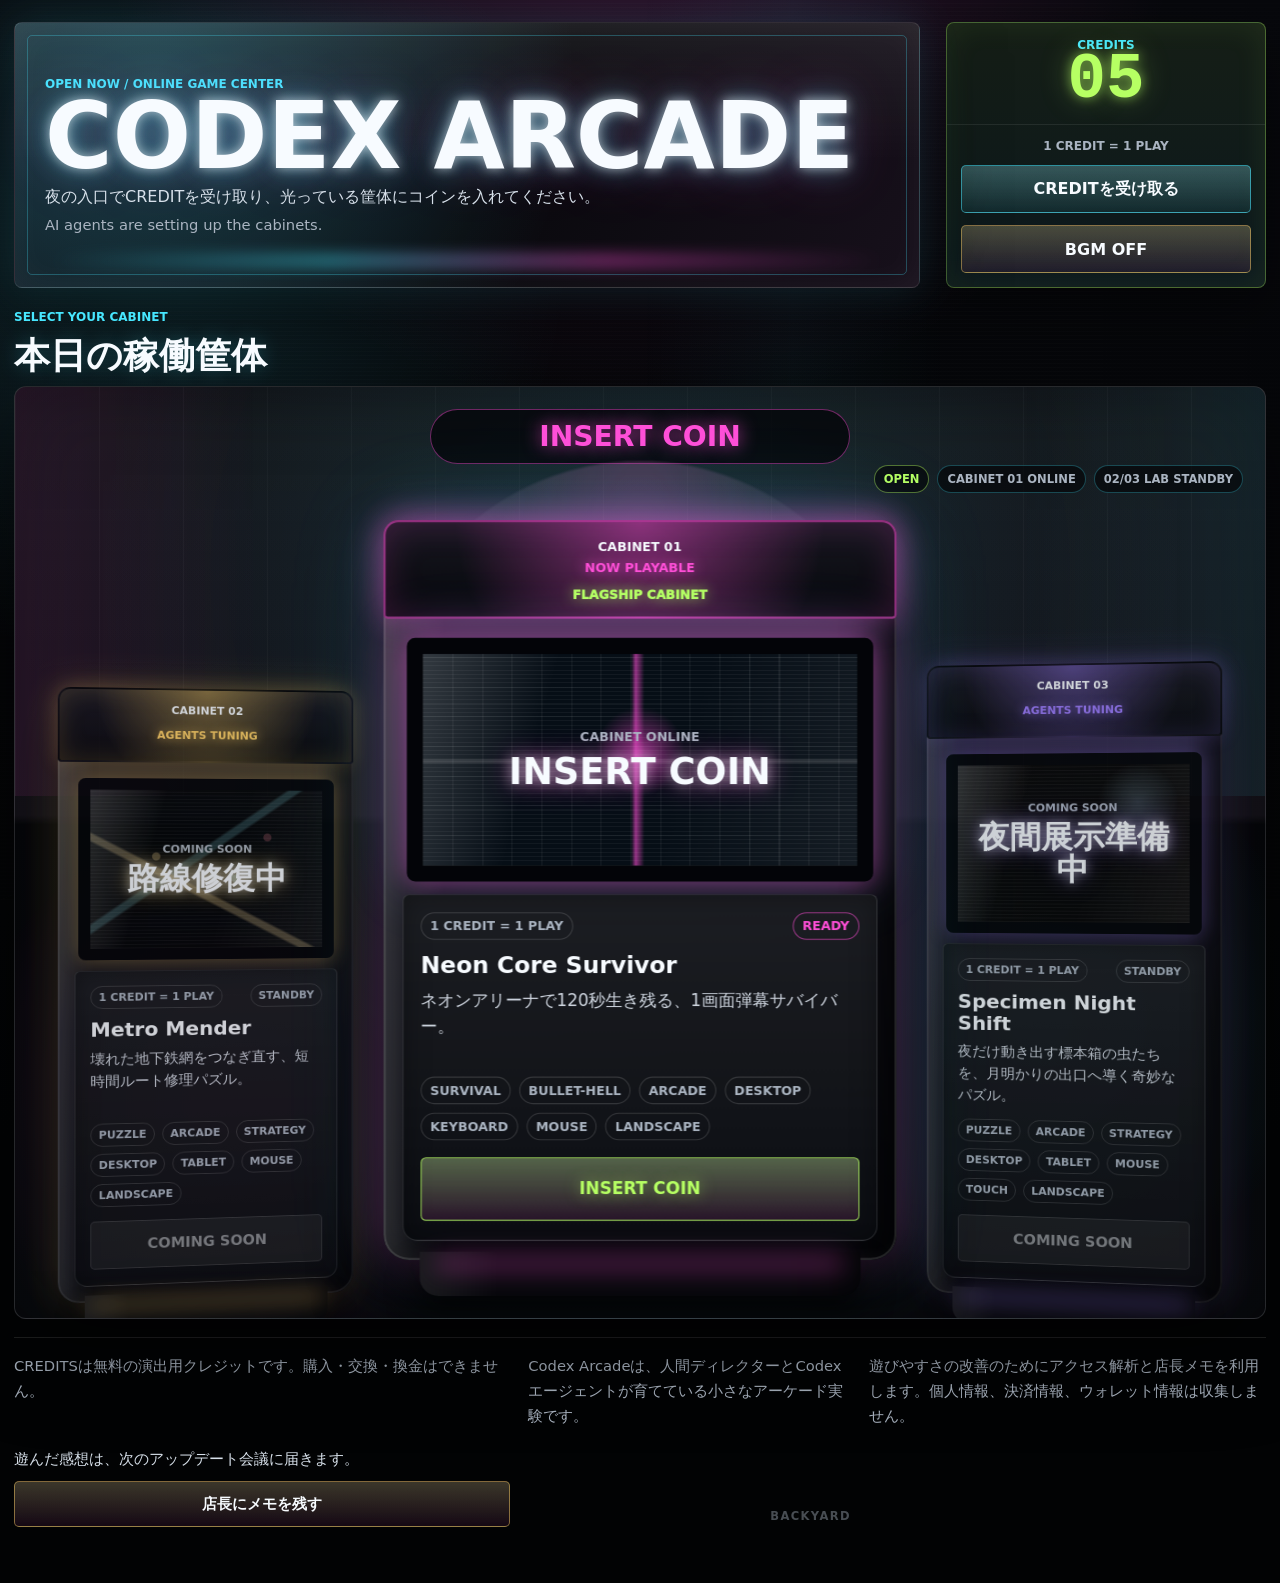
<file: index.html>
<!doctype html>
<html lang="ja">
  <head>
    <meta charset="utf-8">
    <meta name="viewport" content="width=device-width, initial-scale=1">
    <title>Codex Arcade</title>
    <meta
      name="description"
      content="Codex Arcadeは、小さなWebゲームが並ぶオンラインゲーセンです。"
    >
    <link rel="stylesheet" href="styles.css?v=0.1.1-parent-a">
  </head>
  <body>
    <div class="ambient-layer" aria-hidden="true">
      <div class="light-sweep"></div>
      <div class="coin-sparks"></div>
      <div id="coinToast" class="coin-toast">CREDIT READY</div>
    </div>

    <div class="arcade-shell">
      <header class="arcade-header">
        <div class="sign-block" aria-label="Arcade sign">
          <p class="eyebrow">OPEN NOW / ONLINE GAME CENTER</p>
          <h1>Codex Arcade</h1>
          <p class="intro">
            夜の入口でCREDITを受け取り、光っている筐体にコインを入れてください。
          </p>
          <p class="agent-note">AI agents are setting up the cabinets.</p>
        </div>

        <section class="credit-panel" aria-label="Arcade credits">
          <div class="credit-display">
            <span>CREDITS</span>
            <strong id="creditCount">--</strong>
          </div>
          <div class="credit-rules">
            <span>1 CREDIT = 1 PLAY</span>
            <button id="freeCoinButton" type="button">CREDITを受け取る</button>
            <button id="soundButton" class="sound-button" type="button" aria-pressed="false">BGM OFF</button>
          </div>
        </section>
      </header>

      <main>
        <section class="cabinet-section" aria-labelledby="cabinetHeading">
          <div class="section-heading">
            <p class="eyebrow">SELECT YOUR CABINET</p>
            <h2 id="cabinetHeading">本日の稼働筐体</h2>
          </div>

          <div class="arcade-room" aria-label="Cabinet floor">
            <div class="wall-sign">INSERT COIN</div>
            <div class="room-status" aria-hidden="true">
              <span>OPEN</span>
              <span>CABINET 01 ONLINE</span>
              <span>02/03 LAB STANDBY</span>
            </div>
            <div id="cabinetGrid" class="cabinet-row" aria-live="polite"></div>
            <div class="floor-grid" aria-hidden="true"></div>
          </div>
        </section>

        <section class="arcade-note" aria-label="Credit policy">
          <p>
            CREDITSは無料の演出用クレジットです。購入・交換・換金はできません。
          </p>
          <p>
            Codex Arcadeは、人間ディレクターとCodexエージェントが育てている小さなアーケード実験です。
          </p>
          <p>
            遊びやすさの改善のためにアクセス解析と店長メモを利用します。個人情報、決済情報、ウォレット情報は収集しません。
          </p>
          <div class="manager-memo-callout">
            <span>遊んだ感想は、次のアップデート会議に届きます。</span>
            <button id="openMemoButton" type="button">店長にメモを残す</button>
          </div>
          <a id="backyardLink" class="backyard-link" href="backyard.html">BACKYARD</a>
        </section>
      </main>
    </div>

    <section id="managerMemoDialog" class="memo-dialog" aria-hidden="true" aria-labelledby="memoTitle">
      <div class="memo-backdrop" data-close-memo></div>
      <form id="managerMemoForm" class="memo-card">
        <div class="memo-header">
          <p class="eyebrow">MANAGER MEMO</p>
          <button class="memo-close" type="button" aria-label="店長メモを閉じる" data-close-memo>×</button>
        </div>
        <h2 id="memoTitle">店長にメモを残す</h2>
        <p class="memo-lead">
          ひとことでも大丈夫です。店長メモは、本部とCabinet Studioの改善会議に送られます。
        </p>

        <label>
          遊んだ場所
          <select name="cabinet" required>
            <option value="cabinet-01">Cabinet 01 / Neon Core Survivor</option>
            <option value="cabinet-02">Cabinet 02 / Metro Mender</option>
            <option value="cabinet-03">Cabinet 03 / Specimen Night Shift</option>
            <option value="arcade">Codex Arcade全体</option>
          </select>
        </label>

        <label>
          また遊びたい？
          <select name="replay_intent" required>
            <option value="again">また遊びたい</option>
            <option value="maybe">まあまあ</option>
            <option value="not_yet">今はまだ微妙</option>
          </select>
        </label>

        <label>
          遊び方は分かった？
          <select name="clarity" required>
            <option value="clear">分かった</option>
            <option value="somewhat">ちょっと迷った</option>
            <option value="unclear">分からなかった</option>
          </select>
        </label>

        <label>
          店長へのメモ
          <textarea name="message" rows="5" maxlength="800" placeholder="例: Cabinet 01が普通に楽しかった。BGMはもう少しゲーセンっぽいと嬉しい。" required></textarea>
        </label>

        <p class="memo-policy">
          個人情報は書かないでください。CREDITSは無料演出で、購入・交換・換金はできません。
        </p>

        <div class="memo-actions">
          <button class="memo-submit" type="submit">メモを置いていく</button>
          <button class="memo-secondary" type="button" data-close-memo>やめる</button>
        </div>

        <p id="memoStatus" class="memo-status" role="status"></p>
      </form>
    </section>

    <template id="cabinetCardTemplate">
      <article class="cabinet">
        <div class="cabinet-marquee">
          <span class="cabinet-number"></span>
          <span class="cabinet-status"></span>
        </div>

        <div class="cabinet-screen">
          <div class="screen-art" aria-hidden="true"></div>
          <div class="screen-overlay">
            <span class="screen-state"></span>
            <strong></strong>
          </div>
        </div>

        <div class="cabinet-control">
          <div class="cabinet-meta">
            <span class="cabinet-cost"></span>
            <span class="cabinet-signal"></span>
          </div>
          <h3></h3>
          <p class="cabinet-description"></p>
          <div class="tag-row"></div>
          <button class="play-button" type="button"></button>
        </div>
      </article>
    </template>

    <script src="arcade.js?v=0.1.1-audio-a" defer></script>
  </body>
</html>
</file>
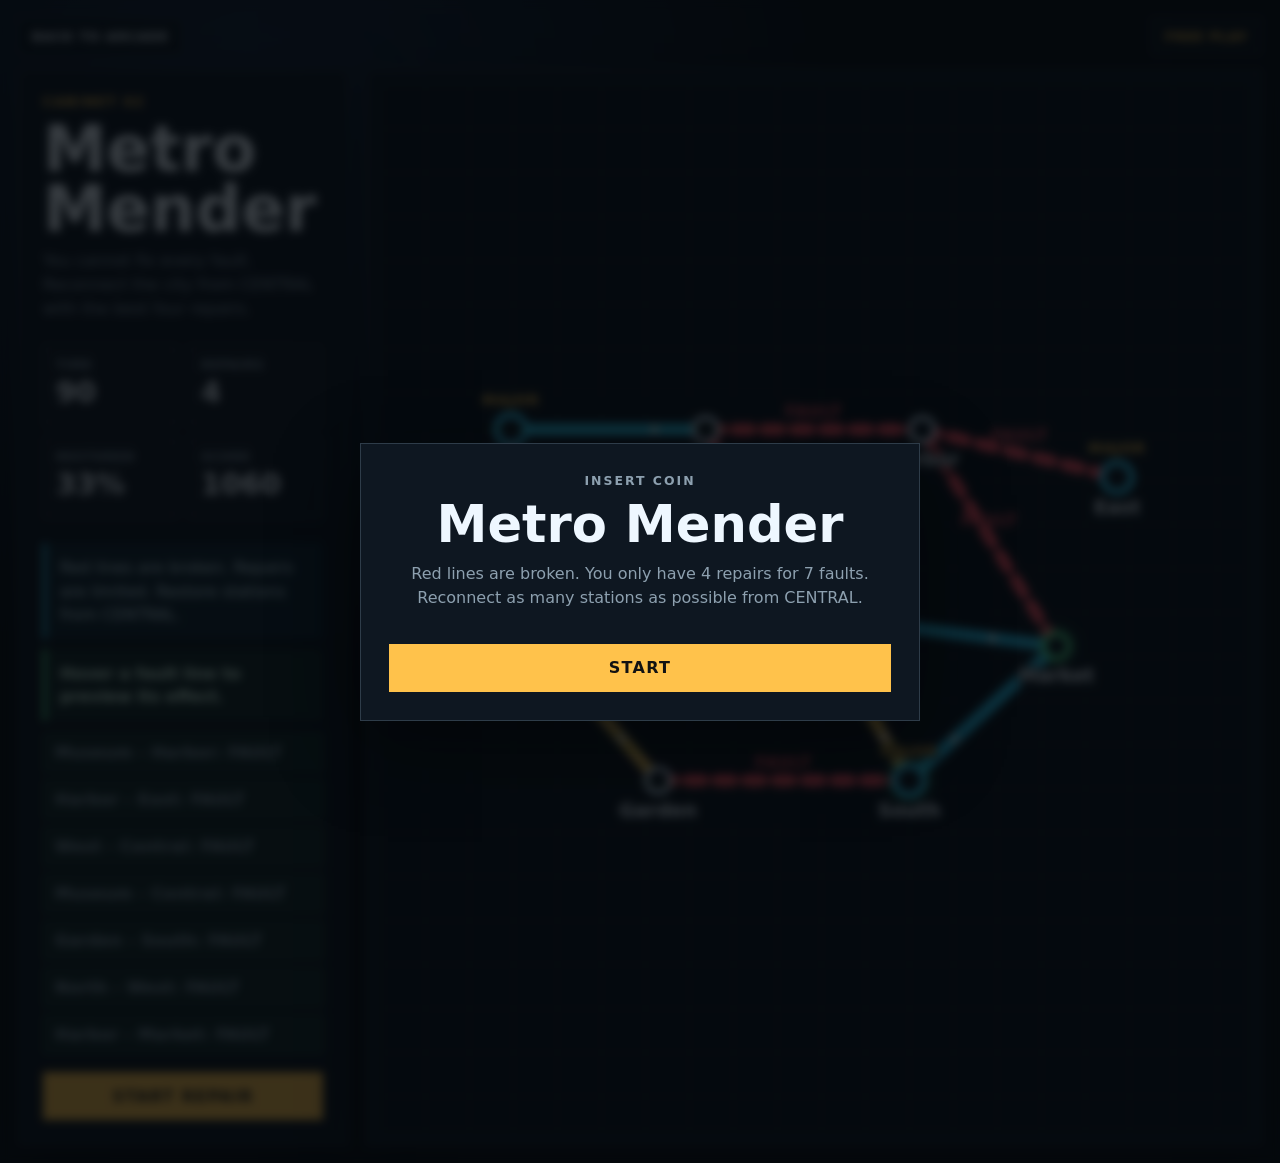
<file: games/metro-mender/index.html>
<!doctype html>
<html lang="en">
  <head>
    <meta charset="utf-8">
    <meta name="viewport" content="width=device-width, initial-scale=1">
    <title>Metro Mender</title>
    <link rel="stylesheet" href="styles.v0.2.7.css">
  </head>
  <body>
    <main class="cabinet" aria-labelledby="game-title">
      <header class="topbar">
        <a class="back-link" href="../../index.html?returned_from=metro-mender">BACK TO ARCADE</a>
        <div class="credit-pill" id="credit-pill">STANDALONE</div>
      </header>

      <section class="game-shell">
        <aside class="status-panel" aria-label="Game status">
          <p class="eyebrow">Cabinet 02</p>
          <h1 id="game-title">Metro Mender</h1>
          <p class="tagline">You cannot fix every fault. Reconnect the city from CENTRAL with the best four repairs.</p>

          <div class="meter-grid">
            <div class="meter">
              <span>Time</span>
              <strong id="time-readout">90</strong>
            </div>
            <div class="meter">
              <span>Repairs</span>
              <strong id="repairs-readout">4</strong>
            </div>
            <div class="meter">
              <span>Restored</span>
              <strong id="restored-readout">0%</strong>
            </div>
            <div class="meter">
              <span>Score</span>
              <strong id="score-readout">0</strong>
            </div>
          </div>

          <div class="instruction-box" id="instruction-box">
            Red lines are broken. Repairs are limited. Restore stations from CENTRAL.
          </div>

          <div class="impact-box" id="impact-box">
            Hover a fault line to preview its effect.
          </div>

          <div class="fault-list" id="fault-list" aria-label="Repairable fault list"></div>

          <button class="primary-button" id="start-button" type="button">START REPAIR</button>
        </aside>

        <section class="map-panel" aria-label="Subway repair map">
          <svg id="metro-map" class="metro-map" viewBox="0 0 1000 640" role="img" aria-labelledby="map-title map-desc">
            <title id="map-title">Metro Mender route map</title>
            <desc id="map-desc">A subway map with broken and repaired line segments.</desc>
          </svg>
        </section>
      </section>

      <section class="overlay is-visible" id="title-screen" aria-label="Title screen">
        <div class="overlay-card">
          <p class="insert-text" id="insert-text">INSERT COIN</p>
          <h2>Metro Mender</h2>
          <p>Red lines are broken. You only have 4 repairs for 7 faults. Reconnect as many stations as possible from CENTRAL.</p>
          <button class="primary-button" id="title-start-button" type="button">START</button>
        </div>
      </section>

      <section class="overlay" id="result-screen" aria-label="Result screen">
        <div class="overlay-card result-card">
          <p class="insert-text">SERVICE REPORT</p>
          <h2 id="rank-readout">Rank C</h2>
          <dl class="result-list">
            <div>
              <dt>Score</dt>
              <dd id="final-score">0</dd>
            </div>
            <div>
              <dt>Restored</dt>
              <dd id="final-restored">0%</dd>
            </div>
            <div>
              <dt>Stations Online</dt>
              <dd id="final-stations">0/0</dd>
            </div>
            <div>
              <dt>Faults Fixed</dt>
              <dd id="final-fixed">0</dd>
            </div>
            <div>
              <dt>Major Stations</dt>
              <dd id="final-majors">0/0</dd>
            </div>
            <div>
              <dt>Isolated</dt>
              <dd id="final-isolated">0</dd>
            </div>
          </dl>
          <button class="primary-button" id="retry-button" type="button">RETRY</button>
        </div>
      </section>
    </main>

    <script src="game.v0.2.7.js"></script>
  </body>
</html>
</file>
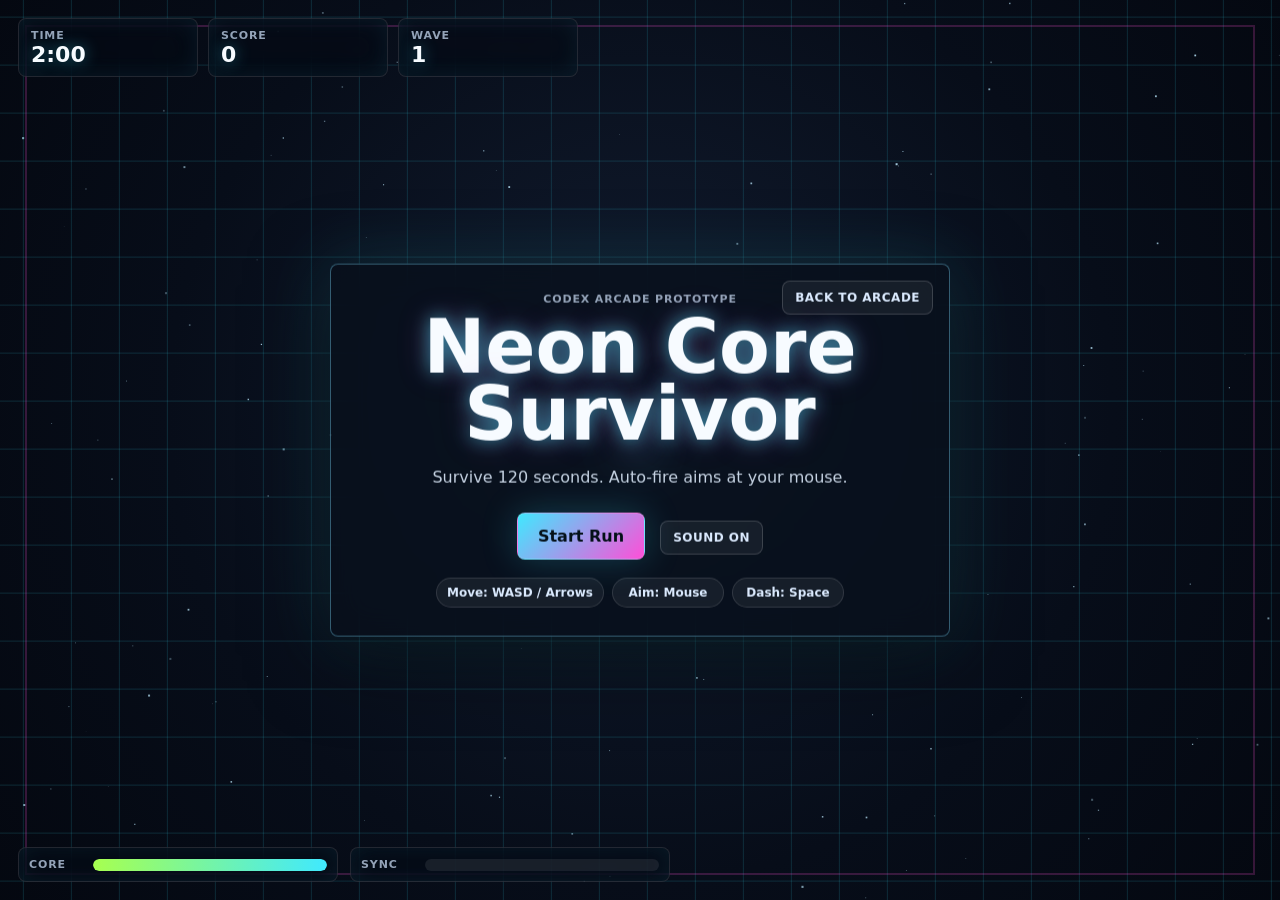
<file: games/neon-core-survivor/index.html>
<!doctype html>
<html lang="en">
  <head>
    <meta charset="utf-8" />
    <meta name="viewport" content="width=device-width, initial-scale=1" />
    <title>Neon Core Survivor</title>
    <link rel="stylesheet" href="styles.css" />
  </head>
  <body>
    <main class="shell">
      <canvas id="game" aria-label="Neon Core Survivor game canvas"></canvas>

      <section class="hud hud-top">
        <div>
          <span class="label">TIME</span>
          <strong id="time">02:00</strong>
        </div>
        <div>
          <span class="label">SCORE</span>
          <strong id="score">0</strong>
        </div>
        <div>
          <span class="label">WAVE</span>
          <strong id="wave">1</strong>
        </div>
      </section>

      <section class="hud hud-bottom">
        <div class="meter">
          <span>CORE</span>
          <div class="bar"><i id="hpBar"></i></div>
        </div>
        <div class="meter xp">
          <span>SYNC</span>
          <div class="bar"><i id="xpBar"></i></div>
        </div>
      </section>

      <section class="panel intro" id="intro">
        <a class="back-link back-link-corner" href="../../index.html?returned_from=neon-core-survivor">Back to Arcade</a>
        <p class="eyebrow" id="introKicker">Codex Arcade Prototype</p>
        <h1>Neon Core Survivor</h1>
        <p class="tagline" id="introTagline">Survive 120 seconds. Auto-fire aims at your mouse.</p>
        <button id="startBtn">Start Run</button>
        <button class="sound-toggle" id="soundBtn" type="button" aria-pressed="true">Sound On</button>
        <div class="chips" aria-hidden="true">
          <span>Move: WASD / Arrows</span>
          <span>Aim: Mouse</span>
          <span>Dash: Space</span>
        </div>
      </section>

      <section class="panel choices hidden" id="choices">
        <p class="eyebrow">Core Mutation</p>
        <h2>Choose an upgrade</h2>
        <div class="choice-grid" id="choiceGrid"></div>
      </section>

      <section class="panel end hidden" id="end">
        <p class="eyebrow" id="endKicker">Run Complete</p>
        <h2 id="endTitle">Signal stabilized</h2>
        <p id="endText"></p>
        <button id="restartBtn">Run Again</button>
        <a class="back-link" href="../../index.html?returned_from=neon-core-survivor">Back to Arcade</a>
      </section>
    </main>

    <script src="game.js"></script>
  </body>
</html>
</file>
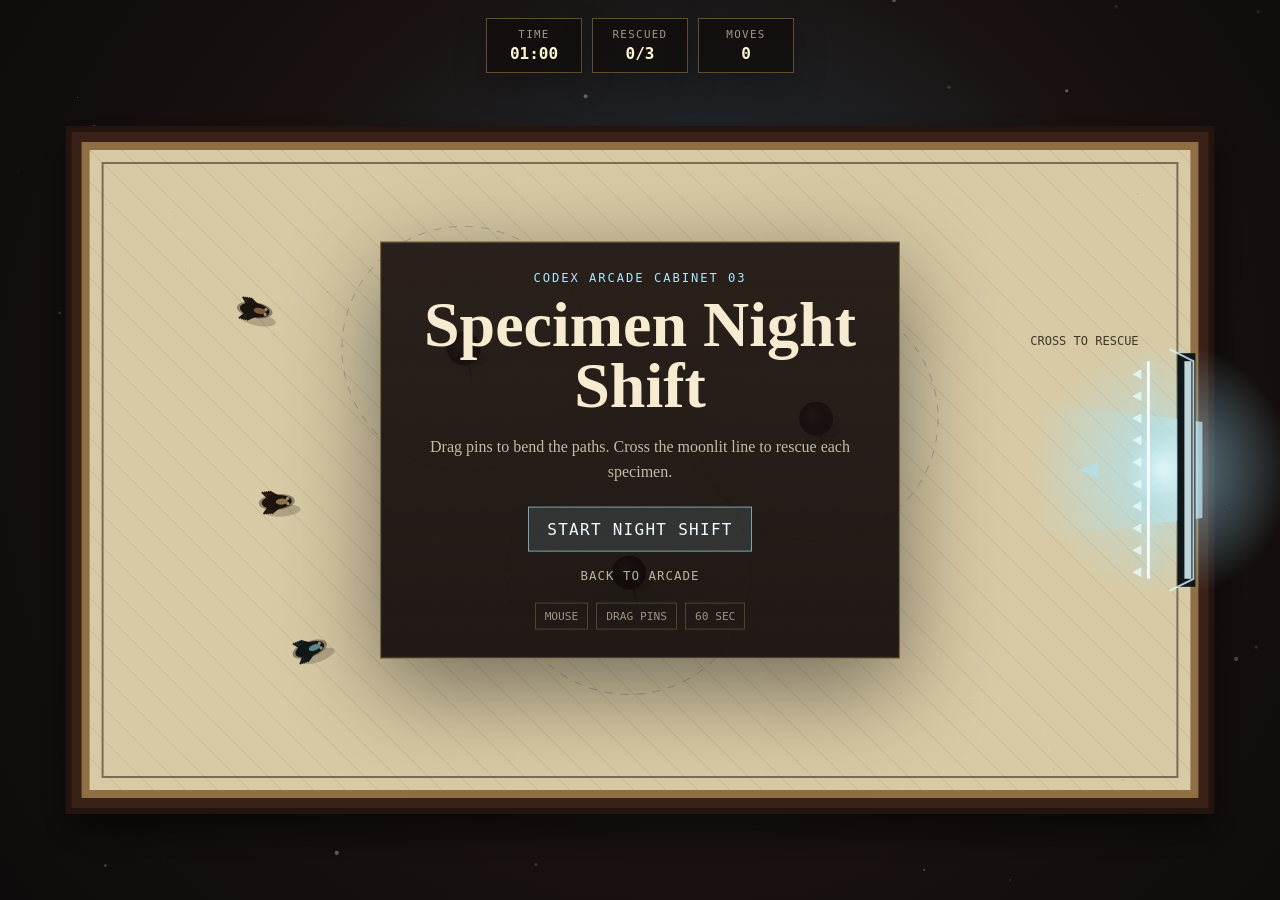
<file: games/specimen-night-shift/index.html>
<!doctype html>
<html lang="en">
  <head>
    <meta charset="utf-8" />
    <meta name="viewport" content="width=device-width, initial-scale=1" />
    <title>Specimen Night Shift</title>
    <link rel="stylesheet" href="styles.css" />
  </head>
  <body>
    <main class="cabinet-shell">
      <canvas id="game" aria-label="Specimen Night Shift game canvas"></canvas>

      <section class="hud hud-top" aria-label="Game status">
        <div>
          <span class="label">TIME</span>
          <strong id="time">01:00</strong>
        </div>
        <div>
          <span class="label">RESCUED</span>
          <strong id="rescued">0/3</strong>
        </div>
        <div>
          <span class="label">MOVES</span>
          <strong id="moves">0</strong>
        </div>
      </section>

      <section class="panel intro" id="intro">
        <p class="eyebrow" id="introKicker">Codex Arcade Cabinet 03</p>
        <h1>Specimen Night Shift</h1>
        <p class="tagline">
          Drag pins to bend the paths. Cross the moonlit line to rescue each specimen.
        </p>
        <button id="startBtn">Start Night Shift</button>
        <a class="back-link" href="../../index.html?returned_from=specimen-night-shift">Back to Arcade</a>
        <div class="chips" aria-hidden="true">
          <span>Mouse</span>
          <span>Drag Pins</span>
          <span>60 sec</span>
        </div>
      </section>

      <section class="panel end hidden" id="end">
        <p class="eyebrow" id="endKicker">Night Shift Complete</p>
        <h2 id="endTitle">The box grows quiet.</h2>
        <p id="endText"></p>
        <button id="restartBtn">Retry</button>
        <a class="back-link" href="../../index.html?returned_from=specimen-night-shift">Back to Arcade</a>
      </section>
    </main>

    <script src="game.js"></script>
  </body>
</html>
</file>
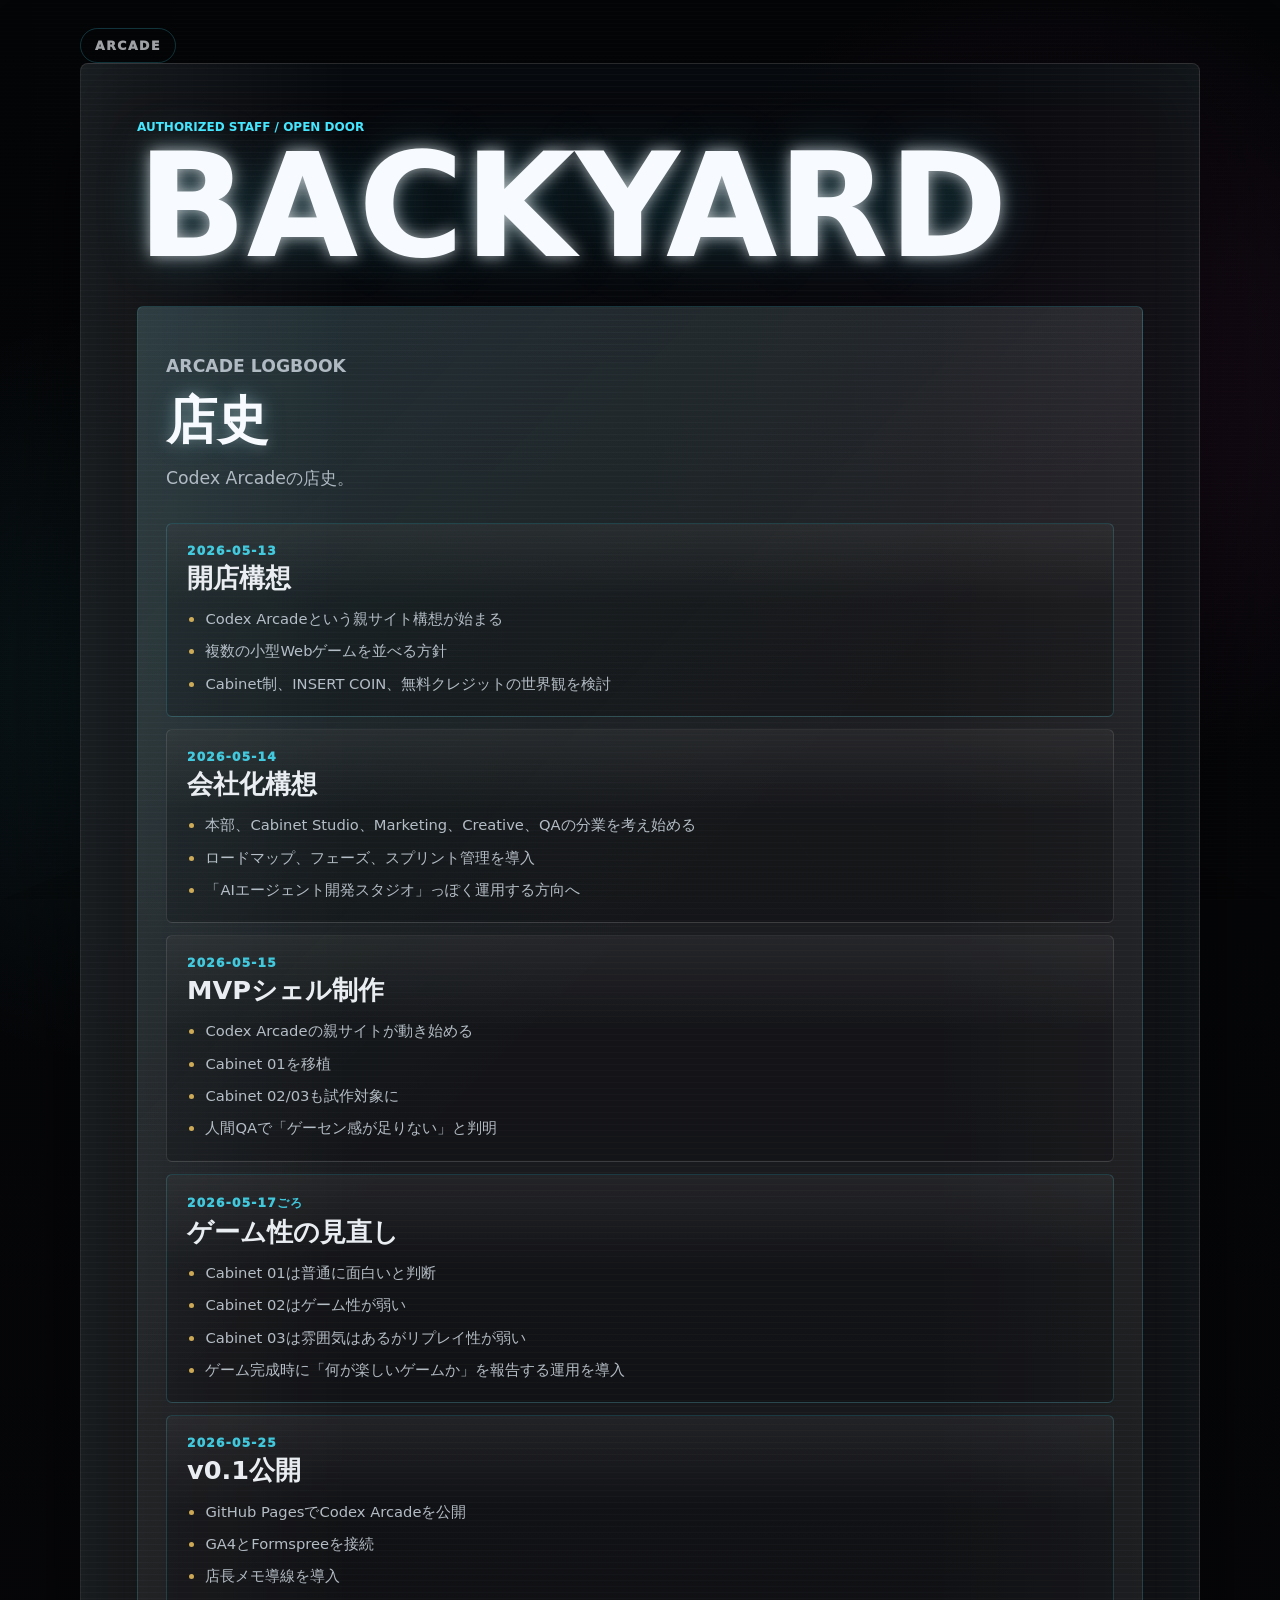
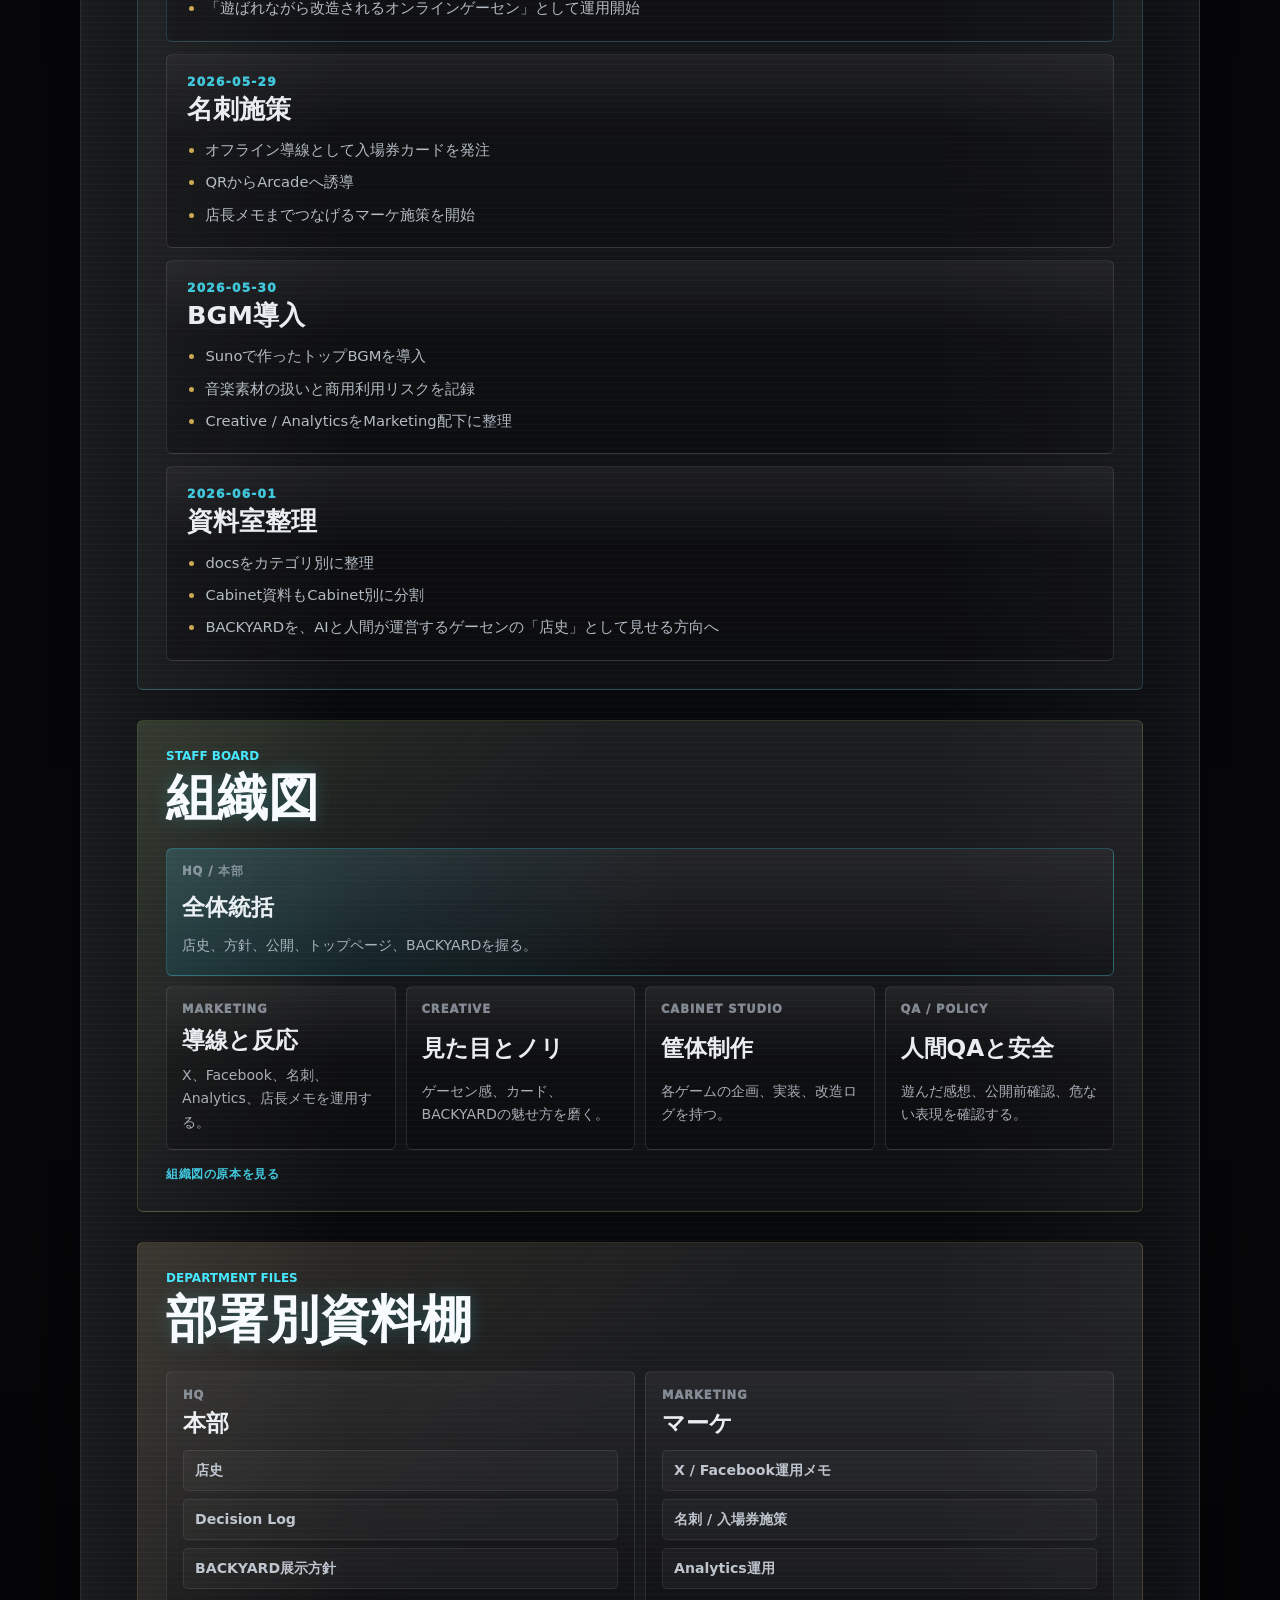
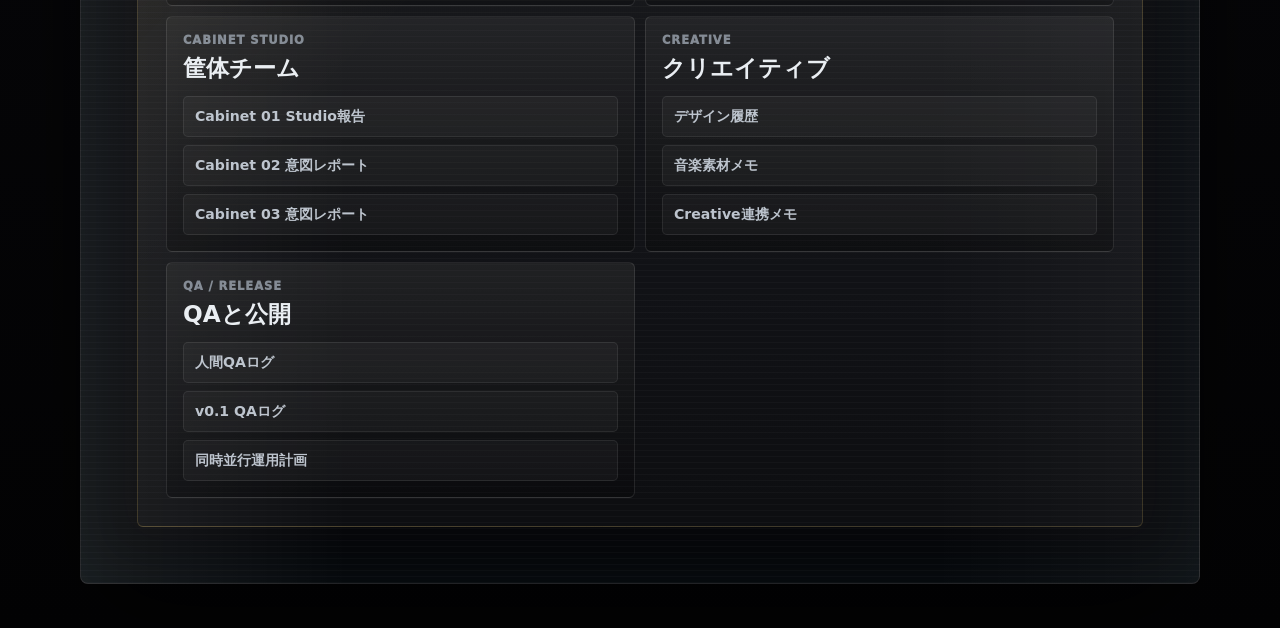
<file: backyard.html>
<!doctype html>
<html lang="ja">
  <head>
    <meta charset="utf-8">
    <meta name="viewport" content="width=device-width, initial-scale=1">
    <title>BACKYARD | Codex Arcade</title>
    <meta name="description" content="Codex Arcade backyard.">
    <link rel="stylesheet" href="styles.css?v=0.1.1-backyard-d">
  </head>
  <body class="backyard-body">
    <main class="backyard-shell">
      <a class="backyard-return" href="index.html">ARCADE</a>

      <section class="backyard-room" aria-labelledby="backyardTitle">
        <p class="eyebrow">AUTHORIZED STAFF / OPEN DOOR</p>
        <h1 id="backyardTitle">BACKYARD</h1>

        <article class="backyard-logbook" aria-labelledby="logbookTitle">
          <div>
            <p class="eyebrow">ARCADE LOGBOOK</p>
            <h2 id="logbookTitle">店史</h2>
            <p>
              Codex Arcadeの店史。
            </p>
          </div>

          <div class="logbook-records" aria-label="Arcade logbook records">
            <section class="logbook-record">
              <header>
                <time datetime="2026-05-13">2026-05-13</time>
                <h3>開店構想</h3>
              </header>
              <ul>
                <li>Codex Arcadeという親サイト構想が始まる</li>
                <li>複数の小型Webゲームを並べる方針</li>
                <li>Cabinet制、INSERT COIN、無料クレジットの世界観を検討</li>
              </ul>
            </section>

            <section class="logbook-record">
              <header>
                <time datetime="2026-05-14">2026-05-14</time>
                <h3>会社化構想</h3>
              </header>
              <ul>
                <li>本部、Cabinet Studio、Marketing、Creative、QAの分業を考え始める</li>
                <li>ロードマップ、フェーズ、スプリント管理を導入</li>
                <li>「AIエージェント開発スタジオ」っぽく運用する方向へ</li>
              </ul>
            </section>

            <section class="logbook-record">
              <header>
                <time datetime="2026-05-15">2026-05-15</time>
                <h3>MVPシェル制作</h3>
              </header>
              <ul>
                <li>Codex Arcadeの親サイトが動き始める</li>
                <li>Cabinet 01を移植</li>
                <li>Cabinet 02/03も試作対象に</li>
                <li>人間QAで「ゲーセン感が足りない」と判明</li>
              </ul>
            </section>

            <section class="logbook-record">
              <header>
                <time datetime="2026-05-17">2026-05-17ごろ</time>
                <h3>ゲーム性の見直し</h3>
              </header>
              <ul>
                <li>Cabinet 01は普通に面白いと判断</li>
                <li>Cabinet 02はゲーム性が弱い</li>
                <li>Cabinet 03は雰囲気はあるがリプレイ性が弱い</li>
                <li>ゲーム完成時に「何が楽しいゲームか」を報告する運用を導入</li>
              </ul>
            </section>

            <section class="logbook-record">
              <header>
                <time datetime="2026-05-25">2026-05-25</time>
                <h3>v0.1公開</h3>
              </header>
              <ul>
                <li>GitHub PagesでCodex Arcadeを公開</li>
                <li>GA4とFormspreeを接続</li>
                <li>店長メモ導線を導入</li>
                <li>「遊ばれながら改造されるオンラインゲーセン」として運用開始</li>
              </ul>
            </section>

            <section class="logbook-record">
              <header>
                <time datetime="2026-05-29">2026-05-29</time>
                <h3>名刺施策</h3>
              </header>
              <ul>
                <li>オフライン導線として入場券カードを発注</li>
                <li>QRからArcadeへ誘導</li>
                <li>店長メモまでつなげるマーケ施策を開始</li>
              </ul>
            </section>

            <section class="logbook-record">
              <header>
                <time datetime="2026-05-30">2026-05-30</time>
                <h3>BGM導入</h3>
              </header>
              <ul>
                <li>Sunoで作ったトップBGMを導入</li>
                <li>音楽素材の扱いと商用利用リスクを記録</li>
                <li>Creative / AnalyticsをMarketing配下に整理</li>
              </ul>
            </section>

            <section class="logbook-record">
              <header>
                <time datetime="2026-06-01">2026-06-01</time>
                <h3>資料室整理</h3>
              </header>
              <ul>
                <li>docsをカテゴリ別に整理</li>
                <li>Cabinet資料もCabinet別に分割</li>
                <li>BACKYARDを、AIと人間が運営するゲーセンの「店史」として見せる方向へ</li>
              </ul>
            </section>
          </div>
        </article>

        <section class="backyard-organization" aria-labelledby="orgTitle">
          <p class="eyebrow">STAFF BOARD</p>
          <h2 id="orgTitle">組織図</h2>

          <div class="org-board" aria-label="Codex Arcade organization chart">
            <article class="org-card org-card-hq">
              <span>HQ / 本部</span>
              <h3>全体統括</h3>
              <p>店史、方針、公開、トップページ、BACKYARDを握る。</p>
            </article>

            <article class="org-card">
              <span>MARKETING</span>
              <h3>導線と反応</h3>
              <p>X、Facebook、名刺、Analytics、店長メモを運用する。</p>
            </article>

            <article class="org-card">
              <span>CREATIVE</span>
              <h3>見た目とノリ</h3>
              <p>ゲーセン感、カード、BACKYARDの魅せ方を磨く。</p>
            </article>

            <article class="org-card">
              <span>CABINET STUDIO</span>
              <h3>筐体制作</h3>
              <p>各ゲームの企画、実装、改造ログを持つ。</p>
            </article>

            <article class="org-card">
              <span>QA / POLICY</span>
              <h3>人間QAと安全</h3>
              <p>遊んだ感想、公開前確認、危ない表現を確認する。</p>
            </article>
          </div>

          <a class="backyard-source-link" href="docs/01-strategy/organization-map.md">組織図の原本を見る</a>
        </section>

        <section class="backyard-files" aria-labelledby="staffFilesTitle">
          <p class="eyebrow">DEPARTMENT FILES</p>
          <h2 id="staffFilesTitle">部署別資料棚</h2>

          <div class="department-shelves">
            <article class="department-shelf">
              <header>
                <span>HQ</span>
                <h3>本部</h3>
              </header>
              <ul>
                <li><a href="docs/00-hq/arcade-store-history.md">店史</a></li>
                <li><a href="docs/00-hq/decision-log.md">Decision Log</a></li>
                <li><a href="docs/02-arcade-product/backyard-showcase-plan.md">BACKYARD展示方針</a></li>
              </ul>
            </article>

            <article class="department-shelf">
              <header>
                <span>MARKETING</span>
                <h3>マーケ</h3>
              </header>
              <ul>
                <li><a href="docs/04-marketing/social-media-operations.md">X / Facebook運用メモ</a></li>
                <li><a href="docs/04-marketing/offline-card-campaign.md">名刺 / 入場券施策</a></li>
                <li><a href="docs/04-marketing/release-analytics-operations.md">Analytics運用</a></li>
              </ul>
            </article>

            <article class="department-shelf">
              <header>
                <span>CABINET STUDIO</span>
                <h3>筐体チーム</h3>
              </header>
              <ul>
                <li><a href="docs/03-cabinets/cabinet-01/cabinet-01-v0.1.1-studio-report.md">Cabinet 01 Studio報告</a></li>
                <li><a href="docs/03-cabinets/cabinet-02/cabinet-02-design-intent-report.md">Cabinet 02 意図レポート</a></li>
                <li><a href="docs/03-cabinets/cabinet-03/cabinet-03-design-intent-report.md">Cabinet 03 意図レポート</a></li>
              </ul>
            </article>

            <article class="department-shelf">
              <header>
                <span>CREATIVE</span>
                <h3>クリエイティブ</h3>
              </header>
              <ul>
                <li><a href="docs/02-arcade-product/design-history.md">デザイン履歴</a></li>
                <li><a href="docs/02-arcade-product/audio-assets.md">音楽素材メモ</a></li>
                <li><a href="docs/04-marketing/marketing-creative-prompts.md">Creative連携メモ</a></li>
              </ul>
            </article>

            <article class="department-shelf">
              <header>
                <span>QA / RELEASE</span>
                <h3>QAと公開</h3>
              </header>
              <ul>
                <li><a href="docs/05-release-qa/human-qa-log.md">人間QAログ</a></li>
                <li><a href="docs/05-release-qa/release-v0.1-qa-log.md">v0.1 QAログ</a></li>
                <li><a href="docs/05-release-qa/v0.1-parallel-operations-plan.md">同時並行運用計画</a></li>
              </ul>
            </article>
          </div>
        </section>
      </section>
    </main>
  </body>
</html>
</file>
<file: styles.css>
:root {
  color-scheme: dark;
  --bg: #050506;
  --wall: #0b0d12;
  --wall-2: #15131a;
  --floor: #090b0f;
  --cabinet: #17151d;
  --cabinet-deep: #0b0d12;
  --text: #f7fbff;
  --muted: #aab4c1;
  --cyan: #47e7ff;
  --pink: #ff4fd8;
  --lime: #b6ff63;
  --amber: #ffd166;
  --violet: #9d7cff;
  --red: #ff5c7a;
}

* {
  box-sizing: border-box;
}

body {
  margin: 0;
  min-height: 100vh;
  background:
    radial-gradient(circle at 50% -8%, rgba(255, 79, 216, 0.18), transparent 34rem),
    radial-gradient(circle at 12% 16%, rgba(71, 231, 255, 0.14), transparent 26rem),
    linear-gradient(180deg, #07080c 0%, #020304 72%);
  color: var(--text);
  font-family:
    Inter, ui-sans-serif, system-ui, -apple-system, BlinkMacSystemFont, "Segoe UI",
    sans-serif;
}

body.is-awake {
  --room-wake: 1;
}

body::before,
body::after {
  position: fixed;
  pointer-events: none;
  content: "";
}

body::before {
  inset: 0;
  background:
    linear-gradient(90deg, rgba(0, 0, 0, 0.72), transparent 18%, transparent 82%, rgba(0, 0, 0, 0.72)),
    repeating-linear-gradient(0deg, rgba(255, 255, 255, 0.035) 0 1px, transparent 1px 4px);
  mix-blend-mode: screen;
  opacity: 0.28;
}

body::after {
  right: 0;
  bottom: 0;
  left: 0;
  height: 42vh;
  background:
    linear-gradient(180deg, transparent, rgba(0, 0, 0, 0.44) 24%, rgba(0, 0, 0, 0.85)),
    repeating-linear-gradient(90deg, rgba(71, 231, 255, 0.2) 0 1px, transparent 1px 120px),
    repeating-linear-gradient(0deg, rgba(255, 255, 255, 0.12) 0 1px, transparent 1px 56px);
  transform: perspective(520px) rotateX(62deg);
  transform-origin: bottom;
  opacity: 0.22;
}

@keyframes signFlicker {
  0%,
  5%,
  7%,
  9%,
  13%,
  47%,
  49%,
  52%,
  87%,
  100% {
    opacity: 1;
    filter: brightness(1) saturate(1.08);
  }

  6%,
  8%,
  48%,
  51% {
    opacity: 0.48;
    filter: brightness(0.56) saturate(0.72);
  }

  50% {
    opacity: 0.12;
    filter: brightness(0.3) saturate(0.45);
  }

  88% {
    opacity: 0.82;
    filter: brightness(1.28) saturate(1.3);
  }
}

@keyframes sweepMove {
  from {
    transform: translateX(-130%) skewX(-18deg);
  }

  to {
    transform: translateX(130%) skewX(-18deg);
  }
}

@keyframes cabinetHum {
  0%,
  100% {
    filter: brightness(1);
  }

  50% {
    filter: brightness(1.18);
  }
}

@keyframes screenDrift {
  from {
    background-position: 0 0, 0 0, 0 0, 0 0, 0 0, 0 0;
  }

  to {
    background-position: 34px 0, -22px 16px, 0 0, 18px 0, 0 18px, 0 0;
  }
}

@keyframes insertPulse {
  0%,
  100% {
    box-shadow: 0 0 10px rgba(255, 79, 216, 0.25);
  }

  50% {
    box-shadow: 0 0 28px rgba(255, 79, 216, 0.62);
  }
}

@keyframes coinFlash {
  0% {
    opacity: 0;
    transform: translateY(8px) scale(0.96);
  }

  18% {
    opacity: 1;
    transform: translateY(0) scale(1);
  }

  100% {
    opacity: 0;
    transform: translateY(-22px) scale(1.04);
  }
}

@keyframes coinToastPop {
  0% {
    opacity: 0;
    transform: translate(-50%, 16px) scale(0.92);
  }

  14%,
  72% {
    opacity: 1;
    transform: translate(-50%, 0) scale(1);
  }

  100% {
    opacity: 0;
    transform: translate(-50%, -18px) scale(1.04);
  }
}

.coin-toast {
  position: absolute;
  top: 44%;
  left: 50%;
  z-index: 5;
  border: 1px solid rgba(182, 255, 99, 0.65);
  border-radius: 999px;
  background: rgba(5, 6, 9, 0.78);
  color: var(--lime);
  font-size: clamp(1rem, 2.4vw, 2rem);
  font-weight: 1000;
  padding: 12px 24px;
  text-shadow: 0 0 18px rgba(182, 255, 99, 0.8);
  transform: translate(-50%, 16px) scale(0.92);
  opacity: 0;
}

body.coin-inserted .coin-toast {
  animation: coinToastPop 900ms ease-out;
}

.ambient-layer {
  position: fixed;
  inset: 0;
  z-index: 0;
  overflow: hidden;
  pointer-events: none;
}

.light-sweep {
  position: absolute;
  top: 0;
  bottom: 0;
  left: 50%;
  width: 24vw;
  background: linear-gradient(90deg, transparent, rgba(71, 231, 255, 0.08), transparent);
  animation: sweepMove 8s linear infinite;
  opacity: 0.55;
}

.coin-sparks {
  position: absolute;
  top: 84px;
  right: 11vw;
  width: 90px;
  height: 90px;
  border-radius: 999px;
  background:
    radial-gradient(circle at 30% 40%, rgba(255, 209, 102, 0.9) 0 2px, transparent 3px),
    radial-gradient(circle at 72% 24%, rgba(182, 255, 99, 0.9) 0 2px, transparent 3px),
    radial-gradient(circle at 58% 72%, rgba(71, 231, 255, 0.9) 0 2px, transparent 3px);
  opacity: 0;
}

body.coin-inserted .coin-sparks {
  animation: coinFlash 900ms ease-out;
}

button {
  font: inherit;
}

.arcade-shell {
  position: relative;
  z-index: 1;
  width: min(1360px, calc(100% - 28px));
  margin: 0 auto;
  padding: 22px 0 38px;
}

.arcade-header {
  display: grid;
  grid-template-columns: minmax(0, 1fr) minmax(260px, 320px);
  gap: 26px;
  align-items: stretch;
  min-height: 174px;
}

.sign-block {
  position: relative;
  display: grid;
  align-content: center;
  min-height: 174px;
  padding: 22px 30px;
  border: 1px solid rgba(255, 255, 255, 0.13);
  border-radius: 8px;
  background:
    linear-gradient(180deg, rgba(255, 255, 255, 0.08), transparent 52%),
    radial-gradient(circle at 16% 20%, rgba(71, 231, 255, 0.22), transparent 26rem),
    linear-gradient(120deg, #111720, #09090d 54%, #17101b);
  box-shadow:
    inset 0 0 36px rgba(255, 255, 255, 0.05),
    0 0 44px rgba(71, 231, 255, 0.12),
    0 30px 80px rgba(0, 0, 0, 0.5);
  animation: signFlicker 4.8s steps(1, end) infinite;
}

.sign-block::before {
  position: absolute;
  inset: 12px;
  border: 1px solid rgba(71, 231, 255, 0.28);
  border-radius: 5px;
  content: "";
}

.sign-block::after {
  position: absolute;
  right: 36px;
  bottom: 22px;
  left: 36px;
  height: 8px;
  border-radius: 999px;
  background: linear-gradient(90deg, transparent, var(--cyan), var(--pink), transparent);
  filter: blur(8px);
  opacity: 0.72;
  content: "";
}

.eyebrow,
.credit-display span,
.credit-rules span,
.cabinet-number,
.cabinet-status,
.cabinet-cost,
.cabinet-signal,
.tag,
.screen-overlay span {
  font-size: 0.75rem;
  font-weight: 900;
  letter-spacing: 0;
  text-transform: uppercase;
}

.eyebrow {
  margin: 0 0 8px;
  color: var(--cyan);
}

h1,
h2,
h3,
p {
  margin-top: 0;
}

h1 {
  margin: 0 0 10px;
  font-size: clamp(3.35rem, 7.2vw, 6.65rem);
  line-height: 0.82;
  text-transform: uppercase;
  text-shadow:
    0 0 12px rgba(247, 251, 255, 0.62),
    0 0 28px rgba(71, 231, 255, 0.45),
    0 0 58px rgba(255, 79, 216, 0.3);
}

.intro {
  max-width: 780px;
  margin-bottom: 6px;
  color: #d7e0ea;
  font-size: clamp(0.98rem, 1.25vw, 1.16rem);
  line-height: 1.55;
}

.agent-note {
  margin-bottom: 0;
  color: var(--muted);
  font-size: 0.92rem;
}

.credit-panel {
  display: grid;
  align-content: stretch;
  border: 1px solid rgba(182, 255, 99, 0.34);
  border-radius: 8px;
  background:
    linear-gradient(180deg, rgba(182, 255, 99, 0.08), rgba(71, 231, 255, 0.06)),
    #080b0f;
  box-shadow:
    inset 0 0 32px rgba(182, 255, 99, 0.08),
    0 24px 70px rgba(0, 0, 0, 0.42);
}

.credit-display {
  display: grid;
  align-content: center;
  justify-items: center;
  min-height: 102px;
  padding: 14px 18px;
  border-bottom: 1px solid rgba(255, 255, 255, 0.08);
}

.credit-display span {
  color: var(--cyan);
}

.credit-display strong {
  color: var(--lime);
  font-family: ui-monospace, SFMono-Regular, Menlo, Consolas, monospace;
  font-size: 4rem;
  line-height: 0.9;
  text-shadow:
    0 0 12px rgba(182, 255, 99, 0.6),
    0 0 30px rgba(182, 255, 99, 0.35);
}

.credit-rules {
  display: grid;
  gap: 12px;
  padding: 14px;
}

.credit-rules span {
  color: var(--muted);
  text-align: center;
}

.credit-rules button,
.play-button,
.manager-memo-callout button,
.memo-submit,
.memo-secondary {
  min-height: 48px;
  border: 1px solid rgba(71, 231, 255, 0.54);
  border-radius: 5px;
  background:
    linear-gradient(180deg, rgba(255, 255, 255, 0.12), transparent),
    linear-gradient(180deg, rgba(71, 231, 255, 0.18), rgba(71, 231, 255, 0.08));
  color: var(--text);
  cursor: pointer;
  font-weight: 900;
}

.credit-rules button:hover,
.play-button:hover:not(:disabled),
.manager-memo-callout button:hover,
.memo-submit:hover,
.memo-secondary:hover {
  border-color: rgba(182, 255, 99, 0.78);
  box-shadow: 0 0 20px rgba(71, 231, 255, 0.2);
}

.sound-button {
  border-color: rgba(255, 209, 102, 0.48) !important;
  background:
    linear-gradient(180deg, rgba(255, 255, 255, 0.1), transparent),
    linear-gradient(180deg, rgba(255, 209, 102, 0.16), rgba(255, 79, 216, 0.08)) !important;
}

.sound-button.is-on {
  color: var(--amber);
  text-shadow: 0 0 12px rgba(255, 209, 102, 0.5);
}

.cabinet-section {
  margin-top: 22px;
}

.section-heading {
  position: relative;
  z-index: 2;
  display: grid;
  gap: 6px;
  margin-bottom: 12px;
}

h2 {
  margin-bottom: 0;
  font-size: clamp(1.7rem, 2.8vw, 2.8rem);
  line-height: 1;
  text-shadow: 0 0 18px rgba(71, 231, 255, 0.22);
}

.arcade-room {
  position: relative;
  overflow: hidden;
  min-height: 640px;
  padding: 58px 30px 58px;
  border: 1px solid rgba(255, 255, 255, 0.12);
  border-radius: 12px;
  background:
    radial-gradient(circle at 50% 20%, rgba(71, 231, 255, 0.12), transparent 34rem),
    linear-gradient(180deg, rgba(255, 255, 255, 0.04), transparent 32%),
    linear-gradient(180deg, var(--wall), var(--wall-2) 46%, #06070a 47%, var(--floor));
  box-shadow:
    inset 0 0 80px rgba(0, 0, 0, 0.42),
    0 34px 90px rgba(0, 0, 0, 0.48);
}

.arcade-room::before {
  position: absolute;
  top: 0;
  right: 0;
  left: 0;
  height: 44%;
  background:
    linear-gradient(90deg, rgba(255, 79, 216, 0.12), transparent 20%, transparent 80%, rgba(71, 231, 255, 0.12)),
    repeating-linear-gradient(90deg, rgba(255, 255, 255, 0.045) 0 1px, transparent 1px 84px);
  opacity: 0.7;
  content: "";
}

.arcade-room::after {
  position: absolute;
  inset: 0;
  background:
    radial-gradient(circle at 18% 76%, rgba(255, 79, 216, calc(0.12 + var(--room-wake, 0) * 0.1)), transparent 18rem),
    radial-gradient(circle at 82% 68%, rgba(71, 231, 255, calc(0.12 + var(--room-wake, 0) * 0.1)), transparent 18rem);
  opacity: 0.85;
  content: "";
}

.wall-sign {
  position: absolute;
  top: 22px;
  left: 50%;
  z-index: 2;
  width: min(420px, 70%);
  padding: 10px 20px;
  border: 1px solid rgba(255, 79, 216, 0.42);
  border-radius: 999px;
  background: rgba(5, 6, 9, 0.78);
  color: var(--pink);
  font-size: clamp(1rem, 2.2vw, 1.8rem);
  font-weight: 900;
  text-align: center;
  text-shadow: 0 0 18px rgba(255, 79, 216, 0.72);
  transform: translateX(-50%);
  animation: insertPulse 1.7s ease-in-out infinite;
}

.room-status {
  position: absolute;
  top: 78px;
  right: 22px;
  z-index: 2;
  display: flex;
  flex-wrap: wrap;
  justify-content: flex-end;
  gap: 8px;
  max-width: 520px;
}

.room-status span {
  border: 1px solid rgba(71, 231, 255, 0.28);
  border-radius: 999px;
  background: rgba(5, 6, 9, 0.68);
  color: var(--muted);
  font-size: 0.72rem;
  font-weight: 900;
  padding: 6px 9px;
  text-transform: uppercase;
}

.room-status span:first-child {
  border-color: rgba(182, 255, 99, 0.42);
  color: var(--lime);
}

.floor-grid {
  position: absolute;
  right: -8%;
  bottom: -18%;
  left: -8%;
  height: 45%;
  background:
    linear-gradient(180deg, transparent, rgba(0, 0, 0, 0.5)),
    repeating-linear-gradient(90deg, rgba(71, 231, 255, 0.25) 0 1px, transparent 1px 78px),
    repeating-linear-gradient(0deg, rgba(255, 255, 255, 0.15) 0 1px, transparent 1px 44px);
  opacity: 0.28;
  transform: perspective(460px) rotateX(62deg);
  transform-origin: bottom;
}

.cabinet-row {
  position: relative;
  z-index: 3;
  display: grid;
  grid-template-columns: minmax(220px, 0.82fr) minmax(300px, 1.22fr) minmax(220px, 0.82fr);
  gap: clamp(16px, 2.2vw, 32px);
  align-items: end;
  min-height: 560px;
  padding-top: 94px;
  perspective: 1300px;
}

.cabinet-row::before {
  position: absolute;
  top: 2%;
  bottom: 2%;
  left: 50%;
  z-index: -1;
  width: min(520px, 46vw);
  border-radius: 999px 999px 18px 18px;
  background:
    radial-gradient(ellipse at 50% 18%, rgba(255, 79, 216, 0.26), transparent 38%),
    radial-gradient(ellipse at 50% 54%, rgba(71, 231, 255, 0.2), transparent 52%),
    linear-gradient(180deg, rgba(255, 255, 255, 0.08), transparent 62%);
  filter: blur(1px);
  opacity: 0.88;
  transform: translateX(-50%);
  content: "";
}

.cabinet {
  --accent: var(--cyan);
  position: relative;
  display: grid;
  grid-template-rows: auto auto 1fr;
  min-height: 520px;
  overflow: visible;
  border: 0;
  border-radius: 14px 14px 24px 24px;
  background:
    linear-gradient(90deg, rgba(255, 255, 255, 0.11), transparent 12%, transparent 88%, rgba(0, 0, 0, 0.35)),
    linear-gradient(180deg, color-mix(in srgb, var(--accent), #17151d 82%), #101018 56%, #07080d);
  box-shadow:
    inset 0 0 0 2px rgba(255, 255, 255, 0.08),
    inset 10px 0 18px rgba(255, 255, 255, 0.05),
    inset -16px 0 28px rgba(0, 0, 0, 0.45),
    0 34px 52px rgba(0, 0, 0, 0.58),
    0 0 38px color-mix(in srgb, var(--accent), transparent 76%);
  transform: translateY(0) rotateX(0.5deg);
  transform-origin: center bottom;
}

.cabinet::before {
  position: absolute;
  right: 9%;
  bottom: -34px;
  left: 9%;
  height: 42px;
  border-radius: 0 0 18px 18px;
  background:
    linear-gradient(90deg, rgba(255, 255, 255, 0.08), transparent 18%, transparent 82%, rgba(0, 0, 0, 0.35)),
    #06070b;
  box-shadow: 0 18px 28px rgba(0, 0, 0, 0.52);
  content: "";
}

.cabinet::after {
  position: absolute;
  right: 10%;
  bottom: -8px;
  left: 10%;
  height: 10px;
  border-radius: 999px;
  background: color-mix(in srgb, var(--accent), transparent 34%);
  filter: blur(12px);
  opacity: 0.75;
  content: "";
}

.cabinet.neon-core-survivor {
  --accent: var(--pink);
  grid-column: 2;
  grid-row: 1;
  z-index: 4;
  transform: translateY(0) scale(1.06);
  animation: cabinetHum 2.8s ease-in-out infinite;
}

.cabinet.metro-mender {
  --accent: var(--amber);
  grid-column: 1;
  grid-row: 1;
  z-index: 2;
  opacity: 0.82;
  transform: translateY(38px) rotateY(7deg) scale(0.88);
}

.cabinet.specimen-night-shift {
  --accent: var(--violet);
  grid-column: 3;
  grid-row: 1;
  z-index: 2;
  opacity: 0.82;
  transform: translateY(38px) rotateY(-7deg) scale(0.88);
}

.cabinet.neon-core-survivor::before {
  right: 7%;
  left: 7%;
}

.cabinet.neon-core-survivor {
  box-shadow:
    inset 0 0 0 2px rgba(255, 255, 255, 0.12),
    inset 10px 0 20px rgba(255, 255, 255, 0.06),
    inset -18px 0 30px rgba(0, 0, 0, 0.5),
    0 40px 62px rgba(0, 0, 0, 0.68),
    0 0 42px rgba(255, 79, 216, 0.38),
    0 0 90px rgba(71, 231, 255, 0.18);
}

.cabinet.neon-core-survivor .cabinet-marquee::after {
  display: block;
  margin-top: 5px;
  color: var(--lime);
  font-size: 0.74rem;
  font-weight: 1000;
  text-shadow: 0 0 12px rgba(182, 255, 99, 0.75);
  content: "FLAGSHIP CABINET";
}

.cabinet.neon-core-survivor .cabinet-marquee {
  border-color: rgba(255, 79, 216, 0.55);
  box-shadow:
    inset 0 0 34px rgba(255, 79, 216, 0.18),
    0 0 26px rgba(255, 79, 216, 0.34),
    0 0 50px rgba(71, 231, 255, 0.14);
}

.cabinet-marquee {
  display: grid;
  grid-template-columns: 1fr;
  gap: 6px;
  min-height: 84px;
  padding: 16px 18px 14px;
  border: 2px solid rgba(0, 0, 0, 0.36);
  border-radius: 14px 14px 4px 4px;
  background:
    radial-gradient(circle at 50% 0%, color-mix(in srgb, var(--accent), transparent 54%), transparent 68%),
    linear-gradient(180deg, #171720, #07080c);
  text-align: center;
  box-shadow:
    inset 0 0 28px color-mix(in srgb, var(--accent), transparent 82%),
    0 0 22px color-mix(in srgb, var(--accent), transparent 78%);
}

.cabinet-number {
  color: var(--text);
}

.cabinet-status {
  color: var(--accent);
  text-shadow: 0 0 12px color-mix(in srgb, var(--accent), transparent 30%);
}

.cabinet-screen {
  position: relative;
  min-height: 205px;
  margin: 18px 22px 12px;
  overflow: hidden;
  border: 13px solid #030408;
  border-radius: 8px;
  background: #010204;
  box-shadow:
    inset 0 0 44px rgba(0, 0, 0, 0.9),
    0 0 22px color-mix(in srgb, var(--accent), transparent 65%);
}

.cabinet.neon-core-survivor .cabinet-screen {
  min-height: 230px;
  border-width: 15px;
  box-shadow:
    inset 0 0 48px rgba(0, 0, 0, 0.92),
    0 0 26px rgba(255, 79, 216, 0.48),
    0 0 64px rgba(71, 231, 255, 0.18);
}

.cabinet-screen::after {
  position: absolute;
  inset: 0;
  background:
    linear-gradient(105deg, rgba(255, 255, 255, 0.18), transparent 28%, transparent 58%, rgba(255, 255, 255, 0.06)),
    repeating-linear-gradient(0deg, rgba(255, 255, 255, 0.05) 0 1px, transparent 1px 4px);
  pointer-events: none;
  content: "";
}

.screen-art {
  position: absolute;
  inset: 0;
  background:
    radial-gradient(circle at 50% 46%, color-mix(in srgb, var(--accent), transparent 42%), transparent 18%),
    linear-gradient(90deg, transparent 48%, color-mix(in srgb, var(--accent), transparent 35%) 49%, transparent 51%),
    linear-gradient(0deg, transparent 48%, rgba(255, 255, 255, 0.18) 49%, transparent 51%),
    repeating-linear-gradient(90deg, rgba(255, 255, 255, 0.08) 0 1px, transparent 1px 28px),
    repeating-linear-gradient(0deg, rgba(255, 255, 255, 0.06) 0 1px, transparent 1px 28px),
    #071019;
  opacity: 0.9;
  animation: screenDrift 9s linear infinite;
}

.metro-mender .screen-art {
  background:
    linear-gradient(28deg, transparent 38%, rgba(255, 209, 102, 0.95) 39%, rgba(255, 209, 102, 0.95) 41%, transparent 42%),
    linear-gradient(145deg, transparent 42%, rgba(71, 231, 255, 0.72) 43%, rgba(71, 231, 255, 0.72) 45%, transparent 46%),
    radial-gradient(circle at 28% 42%, #ffd166 0 4px, transparent 5px),
    radial-gradient(circle at 62% 56%, #47e7ff 0 4px, transparent 5px),
    radial-gradient(circle at 76% 30%, #ff5c7a 0 4px, transparent 5px),
    #071019;
  opacity: 0.5;
}

.specimen-night-shift .screen-art {
  background:
    radial-gradient(circle at 78% 24%, rgba(145, 214, 255, 0.78), transparent 18%),
    radial-gradient(circle at 30% 50%, rgba(255, 209, 102, 0.5), transparent 4px),
    radial-gradient(circle at 45% 62%, rgba(255, 209, 102, 0.42), transparent 3px),
    radial-gradient(circle at 62% 44%, rgba(255, 209, 102, 0.38), transparent 3px),
    linear-gradient(90deg, rgba(255, 255, 255, 0.04), transparent 30%),
    #15100c;
  opacity: 0.52;
}

.concept .screen-art {
  filter: grayscale(0.45);
  opacity: 0.32;
}

.cabinet:not(.neon-core-survivor) .screen-art {
  animation-duration: 14s;
}

.screen-overlay {
  position: absolute;
  inset: 0;
  display: grid;
  align-content: center;
  justify-items: center;
  gap: 8px;
  padding: 18px;
  text-align: center;
}

.screen-overlay span {
  color: var(--muted);
}

.screen-overlay strong {
  color: var(--text);
  font-size: clamp(1.3rem, 2.7vw, 2.2rem);
  line-height: 1.05;
  text-shadow:
    0 0 12px rgba(247, 251, 255, 0.55),
    0 0 24px color-mix(in srgb, var(--accent), transparent 35%);
}

.cabinet-control {
  position: relative;
  margin: 0 18px 18px;
  padding: 16px 16px 18px;
  border: 1px solid rgba(255, 255, 255, 0.11);
  border-radius: 6px 6px 14px 14px;
  background:
    linear-gradient(180deg, rgba(255, 255, 255, 0.07), transparent),
    #0b0d12;
  box-shadow: inset 0 0 24px rgba(0, 0, 0, 0.35);
}

.cabinet-meta,
.tag-row {
  display: flex;
  flex-wrap: wrap;
  gap: 8px;
}

.cabinet-meta {
  justify-content: space-between;
  margin-bottom: 12px;
}

.cabinet-cost,
.cabinet-signal,
.tag {
  border: 1px solid rgba(255, 255, 255, 0.15);
  border-radius: 999px;
  padding: 5px 8px;
  color: var(--muted);
}

.cabinet-signal.ready {
  border-color: color-mix(in srgb, var(--accent), transparent 45%);
  color: var(--accent);
}

h3 {
  margin-bottom: 8px;
  font-size: 1.38rem;
  line-height: 1.12;
}

.cabinet-description {
  min-height: 70px;
  margin-bottom: 14px;
  color: #d1d8e2;
  line-height: 1.55;
}

.tag-row {
  min-height: 58px;
  margin-bottom: 16px;
}

.play-button {
  width: 100%;
  min-height: 54px;
}

.play-button.ready {
  border-color: rgba(182, 255, 99, 0.74);
  background:
    linear-gradient(180deg, rgba(255, 255, 255, 0.13), transparent),
    linear-gradient(180deg, rgba(182, 255, 99, 0.26), rgba(71, 231, 255, 0.08));
  color: var(--lime);
  text-shadow: 0 0 12px rgba(182, 255, 99, 0.45);
}

.cabinet.neon-core-survivor .play-button {
  min-height: 60px;
  border-color: rgba(182, 255, 99, 0.76);
  background:
    linear-gradient(180deg, rgba(255, 255, 255, 0.16), transparent),
    linear-gradient(180deg, rgba(182, 255, 99, 0.22), rgba(255, 79, 216, 0.12));
  color: var(--lime);
  text-shadow: 0 0 14px rgba(182, 255, 99, 0.52);
  animation: insertPulse 1.9s ease-in-out infinite;
}

.cabinet.neon-core-survivor .play-button.ready {
  animation: none;
}

.cabinet.credit-ready {
  animation: cabinetHum 900ms ease-in-out 2;
}

.cabinet.credit-ready .cabinet-screen {
  box-shadow:
    inset 0 0 44px rgba(0, 0, 0, 0.9),
    0 0 34px color-mix(in srgb, var(--accent), transparent 42%),
    0 0 80px color-mix(in srgb, var(--accent), transparent 72%);
}

.cabinet.credit-ready .screen-overlay strong {
  animation: signFlicker 900ms steps(1, end) 1;
}

.play-button:disabled {
  border-color: rgba(255, 255, 255, 0.12);
  background: rgba(255, 255, 255, 0.06);
  color: rgba(247, 251, 255, 0.5);
  cursor: not-allowed;
}

.arcade-note {
  display: grid;
  grid-template-columns: minmax(0, 1fr) minmax(260px, 0.65fr) minmax(260px, 0.8fr);
  gap: 18px;
  margin: 18px 0 18px;
  padding: 15px 0 0;
  border-top: 1px solid rgba(255, 255, 255, 0.12);
  color: var(--muted);
  font-size: 0.92rem;
  line-height: 1.7;
}

.arcade-note p {
  margin-bottom: 0;
}

.manager-memo-callout {
  display: grid;
  gap: 10px;
  align-content: start;
}

.manager-memo-callout span {
  color: #d7e0ea;
}

.manager-memo-callout button {
  min-height: 46px;
  border-color: rgba(255, 209, 102, 0.48);
  background:
    linear-gradient(180deg, rgba(255, 255, 255, 0.1), transparent),
    linear-gradient(180deg, rgba(255, 209, 102, 0.14), rgba(255, 79, 216, 0.08));
}

.backyard-link {
  justify-self: end;
  align-self: end;
  width: fit-content;
  color: rgba(170, 180, 193, 0.42);
  font-size: 0.72rem;
  font-weight: 900;
  letter-spacing: 0.12em;
  text-decoration: none;
}

.backyard-link:hover,
.backyard-link:focus-visible {
  color: rgba(71, 231, 255, 0.92);
  text-shadow: 0 0 14px rgba(71, 231, 255, 0.45);
}

.backyard-body {
  min-height: 100vh;
  background:
    radial-gradient(circle at 12% 18%, rgba(71, 231, 255, 0.08), transparent 24rem),
    radial-gradient(circle at 82% 10%, rgba(255, 79, 216, 0.1), transparent 26rem),
    linear-gradient(180deg, #040507, #08080b 70%, #030304);
}

.backyard-shell {
  position: relative;
  z-index: 1;
  display: grid;
  min-height: 100vh;
  width: min(1120px, calc(100% - 32px));
  margin: 0 auto;
  padding: 28px 0 44px;
}

.backyard-return {
  justify-self: start;
  align-self: start;
  border: 1px solid rgba(71, 231, 255, 0.22);
  border-radius: 999px;
  color: rgba(247, 251, 255, 0.68);
  font-size: 0.78rem;
  font-weight: 1000;
  letter-spacing: 0.12em;
  padding: 9px 14px;
  text-decoration: none;
}

.backyard-return:hover,
.backyard-return:focus-visible {
  border-color: rgba(71, 231, 255, 0.52);
  color: var(--text);
}

.backyard-room {
  align-self: center;
  border: 1px solid rgba(255, 255, 255, 0.11);
  border-radius: 8px;
  background:
    linear-gradient(90deg, rgba(255, 255, 255, 0.07), transparent 24%, transparent 76%, rgba(255, 255, 255, 0.04)),
    repeating-linear-gradient(0deg, rgba(255, 255, 255, 0.025) 0 1px, transparent 1px 6px),
    rgba(8, 9, 13, 0.82);
  box-shadow:
    inset 0 0 70px rgba(71, 231, 255, 0.04),
    0 40px 110px rgba(0, 0, 0, 0.54);
  padding: clamp(24px, 5vw, 56px);
}

.backyard-room h1 {
  margin-bottom: clamp(20px, 3vw, 34px);
  font-size: clamp(4rem, 13vw, 9rem);
  line-height: 0.9;
  text-shadow:
    0 0 16px rgba(247, 251, 255, 0.7),
    0 0 54px rgba(71, 231, 255, 0.22);
}

.backyard-logbook {
  margin-bottom: clamp(18px, 3vw, 30px);
  border: 1px solid rgba(71, 231, 255, 0.18);
  border-radius: 6px;
  background:
    linear-gradient(135deg, rgba(71, 231, 255, 0.09), transparent 38%),
    linear-gradient(180deg, rgba(255, 255, 255, 0.07), transparent),
    rgba(255, 255, 255, 0.035);
  padding: clamp(18px, 3vw, 28px);
}

.backyard-logbook .eyebrow {
  margin-bottom: 12px;
}

.backyard-logbook h2 {
  margin: 0;
  font-size: clamp(1.8rem, 4vw, 3.4rem);
  line-height: 1.05;
  text-shadow:
    0 0 14px rgba(247, 251, 255, 0.32),
    0 0 28px rgba(71, 231, 255, 0.18);
}

.backyard-logbook p {
  max-width: 42rem;
  margin: 16px 0 0;
  color: rgba(215, 224, 234, 0.78);
  font-size: clamp(0.92rem, 1.4vw, 1.08rem);
  line-height: 1.8;
}

.logbook-records {
  display: grid;
  grid-template-columns: 1fr;
  gap: 12px;
  margin-top: clamp(18px, 3vw, 28px);
}

.logbook-record {
  border: 1px solid rgba(255, 255, 255, 0.11);
  border-radius: 6px;
  background:
    linear-gradient(180deg, rgba(255, 255, 255, 0.07), transparent 42%),
    rgba(0, 0, 0, 0.2);
  padding: clamp(14px, 2vw, 20px);
}

.logbook-record:nth-child(1),
.logbook-record:nth-child(4),
.logbook-record:nth-child(5) {
  border-color: rgba(71, 231, 255, 0.18);
}

.logbook-record header {
  display: grid;
  gap: 6px;
  margin-bottom: 14px;
}

.logbook-record time {
  color: rgba(71, 231, 255, 0.84);
  font-size: 0.76rem;
  font-weight: 1000;
  letter-spacing: 0.1em;
}

.logbook-record h3 {
  margin: 0;
  color: rgba(247, 251, 255, 0.94);
  font-size: clamp(1.15rem, 2vw, 1.7rem);
  line-height: 1.15;
}

.logbook-record ul {
  display: grid;
  gap: 8px;
  margin: 0;
  padding-left: 1.15rem;
  color: rgba(215, 224, 234, 0.82);
  font-size: 0.92rem;
  line-height: 1.65;
}

.logbook-record li::marker {
  color: rgba(255, 209, 102, 0.78);
}


.backyard-organization {
  margin-bottom: clamp(18px, 3vw, 30px);
  border: 1px solid rgba(182, 255, 99, 0.16);
  border-radius: 6px;
  background:
    linear-gradient(135deg, rgba(182, 255, 99, 0.08), transparent 32%),
    linear-gradient(180deg, rgba(255, 255, 255, 0.06), transparent),
    rgba(255, 255, 255, 0.03);
  padding: clamp(18px, 3vw, 28px);
}

.backyard-organization h2 {
  margin: 0 0 clamp(16px, 2vw, 24px);
  font-size: clamp(1.8rem, 4vw, 3.2rem);
  line-height: 1.05;
}

.org-board {
  display: grid;
  grid-template-columns: repeat(4, minmax(0, 1fr));
  gap: 10px;
  align-items: stretch;
}

.org-card {
  position: relative;
  display: grid;
  gap: 10px;
  min-height: 150px;
  border: 1px solid rgba(255, 255, 255, 0.11);
  border-radius: 6px;
  background:
    linear-gradient(180deg, rgba(255, 255, 255, 0.08), transparent 44%),
    rgba(0, 0, 0, 0.22);
  padding: 15px;
}

.org-card-hq {
  grid-column: 1 / -1;
  min-height: 128px;
  border-color: rgba(71, 231, 255, 0.28);
  background:
    linear-gradient(90deg, rgba(71, 231, 255, 0.14), transparent 54%),
    linear-gradient(180deg, rgba(255, 255, 255, 0.08), transparent),
    rgba(0, 0, 0, 0.24);
}

.org-card span,
.department-shelf span {
  color: rgba(170, 180, 193, 0.72);
  font-size: 0.72rem;
  font-weight: 1000;
  letter-spacing: 0.08em;
}

.org-card h3,
.department-shelf h3 {
  margin: 0;
  color: rgba(247, 251, 255, 0.94);
  font-size: clamp(1.08rem, 1.9vw, 1.45rem);
  line-height: 1.2;
}

.org-card p {
  margin: 0;
  color: rgba(215, 224, 234, 0.76);
  font-size: 0.88rem;
  line-height: 1.65;
}

.backyard-source-link {
  display: inline-block;
  margin-top: 16px;
  color: rgba(71, 231, 255, 0.86);
  font-size: 0.78rem;
  font-weight: 900;
  letter-spacing: 0.05em;
  text-decoration: none;
}

.department-shelves {
  display: grid;
  grid-template-columns: repeat(2, minmax(0, 1fr));
  gap: 10px;
}

.department-shelf {
  display: grid;
  gap: 14px;
  align-content: start;
  border: 1px solid rgba(255, 255, 255, 0.1);
  border-radius: 6px;
  background:
    linear-gradient(180deg, rgba(255, 255, 255, 0.08), transparent),
    rgba(0, 0, 0, 0.2);
  padding: 16px;
}

.department-shelf header {
  display: grid;
  gap: 7px;
}

.department-shelf ul {
  display: grid;
  gap: 8px;
  margin: 0;
  padding: 0;
  list-style: none;
}

.department-shelf a {
  display: block;
  border: 1px solid rgba(255, 255, 255, 0.08);
  border-radius: 5px;
  background: rgba(255, 255, 255, 0.035);
  color: rgba(215, 224, 234, 0.86);
  padding: 10px 11px;
  font-size: 0.88rem;
  font-weight: 800;
  line-height: 1.35;
  text-decoration: none;
}

.department-shelf a:hover,
.department-shelf a:focus-visible,
.backyard-source-link:hover,
.backyard-source-link:focus-visible {
  color: var(--text);
  border-color: rgba(71, 231, 255, 0.28);
  text-shadow: 0 0 14px rgba(71, 231, 255, 0.5);
}

.backyard-files {
  border: 1px solid rgba(255, 209, 102, 0.16);
  border-radius: 6px;
  background:
    linear-gradient(135deg, rgba(255, 209, 102, 0.08), transparent 34%),
    linear-gradient(180deg, rgba(255, 255, 255, 0.06), transparent),
    rgba(255, 255, 255, 0.03);
  padding: clamp(18px, 3vw, 28px);
}

.backyard-files h2 {
  margin: 0 0 clamp(16px, 2vw, 24px);
  font-size: clamp(1.8rem, 4vw, 3.2rem);
  line-height: 1.05;
}

.backyard-file-grid {
  display: grid;
  grid-template-columns: repeat(3, minmax(0, 1fr));
  gap: 10px;
}

.backyard-file-grid article {
  display: grid;
  gap: 10px;
  align-content: start;
  min-height: 190px;
  border: 1px solid rgba(255, 255, 255, 0.1);
  border-radius: 6px;
  background:
    linear-gradient(180deg, rgba(255, 255, 255, 0.08), transparent),
    rgba(0, 0, 0, 0.2);
  padding: 15px;
}

.backyard-file-grid span {
  color: rgba(170, 180, 193, 0.72);
  font-size: 0.72rem;
  font-weight: 1000;
  letter-spacing: 0.08em;
}

.backyard-file-grid h3 {
  margin: 0;
  color: rgba(247, 251, 255, 0.94);
  font-size: clamp(1.05rem, 1.8vw, 1.35rem);
  line-height: 1.2;
}

.backyard-file-grid p {
  margin: 0;
  color: rgba(215, 224, 234, 0.76);
  font-size: 0.88rem;
  line-height: 1.65;
}

.backyard-file-grid a {
  align-self: end;
  width: fit-content;
  color: rgba(71, 231, 255, 0.86);
  font-size: 0.78rem;
  font-weight: 900;
  letter-spacing: 0.05em;
  text-decoration: none;
}

.backyard-file-grid a:hover,
.backyard-file-grid a:focus-visible {
  color: var(--text);
  text-shadow: 0 0 14px rgba(71, 231, 255, 0.5);
}

.backyard-ledger {
  display: grid;
  grid-template-columns: repeat(3, minmax(0, 1fr));
  gap: 10px;
}

.backyard-ledger article {
  min-height: 108px;
  border: 1px solid rgba(255, 255, 255, 0.1);
  border-radius: 6px;
  background:
    linear-gradient(180deg, rgba(255, 255, 255, 0.08), transparent),
    rgba(255, 255, 255, 0.035);
  padding: 15px;
}

.backyard-ledger span,
.backyard-ledger strong {
  display: block;
}

.backyard-ledger span {
  color: rgba(170, 180, 193, 0.72);
  font-size: 0.74rem;
  font-weight: 1000;
  letter-spacing: 0.08em;
}

.backyard-ledger strong {
  margin-top: 18px;
  color: rgba(247, 251, 255, 0.9);
  font-size: clamp(1.25rem, 2.8vw, 2rem);
}

.memo-dialog {
  position: fixed;
  inset: 0;
  z-index: 20;
  display: none;
  align-items: center;
  justify-content: center;
  padding: 18px;
}

.memo-dialog.is-open {
  display: flex;
}

.memo-backdrop {
  position: absolute;
  inset: 0;
  background:
    radial-gradient(circle at 50% 32%, rgba(255, 79, 216, 0.16), transparent 32rem),
    rgba(0, 0, 0, 0.72);
  backdrop-filter: blur(6px);
}

.memo-card {
  position: relative;
  z-index: 1;
  display: grid;
  gap: 14px;
  width: min(560px, 100%);
  max-height: calc(100vh - 36px);
  overflow: auto;
  padding: 22px;
  border: 1px solid rgba(255, 209, 102, 0.38);
  border-radius: 10px;
  background:
    linear-gradient(180deg, rgba(255, 255, 255, 0.08), transparent 42%),
    #08090e;
  box-shadow:
    inset 0 0 34px rgba(255, 209, 102, 0.06),
    0 0 44px rgba(255, 79, 216, 0.16),
    0 34px 90px rgba(0, 0, 0, 0.62);
}

.memo-header {
  display: flex;
  align-items: center;
  justify-content: space-between;
  gap: 14px;
}

.memo-close {
  width: 38px;
  height: 38px;
  border: 1px solid rgba(255, 255, 255, 0.16);
  border-radius: 999px;
  background: rgba(255, 255, 255, 0.06);
  color: var(--text);
  cursor: pointer;
  font-size: 1.4rem;
  line-height: 1;
}

.memo-card h2 {
  font-size: clamp(1.8rem, 4vw, 3rem);
}

.memo-lead,
.memo-policy,
.memo-status {
  color: var(--muted);
  line-height: 1.7;
}

.memo-card label {
  display: grid;
  gap: 7px;
  color: #d7e0ea;
  font-weight: 800;
}

.memo-card select,
.memo-card textarea {
  width: 100%;
  border: 1px solid rgba(71, 231, 255, 0.24);
  border-radius: 6px;
  background: rgba(255, 255, 255, 0.06);
  color: var(--text);
  font: inherit;
  padding: 11px 12px;
}

.memo-card textarea {
  resize: vertical;
}

.memo-actions {
  display: flex;
  flex-wrap: wrap;
  gap: 10px;
}

.memo-submit {
  flex: 1 1 220px;
  border-color: rgba(182, 255, 99, 0.54);
}

.memo-secondary {
  flex: 0 1 130px;
  background: rgba(255, 255, 255, 0.06);
}

.memo-status {
  min-height: 1.4em;
  margin-bottom: 0;
  color: var(--lime);
}

@media (max-width: 1080px) {
  .arcade-header,
  .arcade-note {
    grid-template-columns: 1fr;
  }

  .backyard-link {
    justify-self: start;
  }

  .backyard-ledger {
    grid-template-columns: 1fr 1fr;
  }

  .backyard-file-grid,
  .department-shelves {
    grid-template-columns: 1fr 1fr;
  }

  .org-board {
    grid-template-columns: 1fr 1fr;
  }

  .org-card-hq {
    grid-column: 1 / -1;
  }

  .credit-panel {
    max-width: 420px;
  }

  .cabinet-row {
    grid-template-columns: 1fr;
    max-width: 520px;
    margin: 0 auto;
  }

  .cabinet,
  .cabinet:nth-child(1),
  .cabinet:nth-child(2),
  .cabinet:nth-child(3) {
    grid-column: auto;
    grid-row: auto;
    transform: none;
  }

  .arcade-room {
    padding-right: 18px;
    padding-left: 18px;
  }
}

@media (max-width: 620px) {
  .arcade-shell {
    width: min(100% - 18px, 1360px);
    padding-top: 12px;
  }

  .arcade-header {
    min-height: auto;
  }

  .sign-block {
    min-height: 190px;
    padding: 24px 20px;
  }

  h1 {
    font-size: clamp(3rem, 17vw, 5.5rem);
  }

  .section-heading {
    display: block;
  }

  .arcade-room {
    min-height: auto;
    padding-top: 72px;
  }

  .wall-sign {
    width: calc(100% - 36px);
  }

  .cabinet-screen {
    min-height: 205px;
  }

  .backyard-ledger {
    grid-template-columns: 1fr;
  }

  .backyard-file-grid,
  .department-shelves,
  .org-board {
    grid-template-columns: 1fr;
  }

  .org-card-hq {
    grid-column: auto;
  }
}
</file>
<file: games/metro-mender/styles.v0.2.7.css>
:root {
  color-scheme: dark;
  --bg: #070b10;
  --panel: #101821;
  --panel-strong: #172432;
  --ink: #eef7ff;
  --muted: #8da0af;
  --cyan: #35d7ff;
  --amber: #ffc24b;
  --red: #ff4f5f;
  --green: #5cff9d;
  --line-a: #2bd4ff;
  --line-b: #ffd15c;
  --stroke: rgba(191, 225, 255, 0.18);
  --shadow: rgba(0, 0, 0, 0.4);
}

* {
  box-sizing: border-box;
}

body {
  min-height: 100vh;
  margin: 0;
  background: radial-gradient(circle at 20% 10%, #122439 0, transparent 36rem), var(--bg);
  color: var(--ink);
  font-family: Inter, ui-sans-serif, system-ui, -apple-system, BlinkMacSystemFont, "Segoe UI", sans-serif;
}

button,
a {
  font: inherit;
}

.cabinet {
  position: relative;
  min-height: 100vh;
  padding: 18px;
  overflow: hidden;
}

.topbar {
  display: flex;
  align-items: center;
  justify-content: space-between;
  gap: 16px;
  max-width: 1280px;
  margin: 0 auto 14px;
}

.back-link,
.credit-pill {
  border: 1px solid var(--stroke);
  background: rgba(10, 18, 26, 0.84);
  color: var(--ink);
  text-decoration: none;
  letter-spacing: 0.08em;
  font-size: 0.78rem;
  font-weight: 800;
  padding: 10px 13px;
}

.credit-pill {
  color: var(--amber);
}

.game-shell {
  display: grid;
  grid-template-columns: minmax(260px, 330px) minmax(0, 1fr);
  gap: 18px;
  max-width: 1280px;
  margin: 0 auto;
}

.status-panel,
.map-panel {
  border: 1px solid var(--stroke);
  background: rgba(12, 20, 29, 0.92);
  box-shadow: 0 18px 60px var(--shadow);
}

.status-panel {
  min-height: 650px;
  padding: 24px;
}

.eyebrow,
.insert-text {
  margin: 0 0 10px;
  color: var(--amber);
  font-size: 0.78rem;
  font-weight: 900;
  letter-spacing: 0.16em;
  text-transform: uppercase;
}

h1,
h2,
p {
  margin-top: 0;
}

h1 {
  margin-bottom: 10px;
  font-size: clamp(2.2rem, 5vw, 4.1rem);
  line-height: 0.94;
}

h2 {
  margin-bottom: 12px;
  font-size: clamp(2rem, 4vw, 3.6rem);
  line-height: 0.96;
}

.tagline {
  color: var(--muted);
  line-height: 1.5;
}

.meter-grid {
  display: grid;
  grid-template-columns: 1fr 1fr;
  gap: 10px;
  margin: 24px 0;
}

.meter {
  min-height: 82px;
  border: 1px solid var(--stroke);
  background: var(--panel);
  padding: 12px;
}

.meter span {
  display: block;
  color: var(--muted);
  font-size: 0.75rem;
  font-weight: 800;
  letter-spacing: 0.08em;
  text-transform: uppercase;
}

.meter strong {
  display: block;
  margin-top: 6px;
  color: var(--ink);
  font-size: 1.8rem;
  line-height: 1;
}

.instruction-box {
  min-height: 74px;
  border-left: 3px solid var(--cyan);
  background: rgba(53, 215, 255, 0.08);
  color: #d8f6ff;
  line-height: 1.45;
  padding: 13px 14px;
}

.impact-box {
  min-height: 72px;
  margin-top: 10px;
  border-left: 3px solid var(--green);
  background: rgba(92, 255, 157, 0.08);
  color: #dcffe9;
  font-weight: 800;
  line-height: 1.45;
  padding: 13px 14px;
}

.impact-box.is-warning {
  border-left-color: var(--amber);
  background: rgba(255, 194, 75, 0.09);
  color: #fff2c6;
}

.fault-list {
  display: grid;
  gap: 8px;
  margin-top: 12px;
}

.fault-button {
  min-height: 38px;
  border: 1px solid rgba(255, 79, 95, 0.45);
  background: rgba(255, 79, 95, 0.11);
  color: var(--ink);
  cursor: pointer;
  font-weight: 900;
  letter-spacing: 0.02em;
  text-align: left;
  padding: 9px 11px;
}

.fault-button:hover,
.fault-button:focus-visible {
  border-color: var(--amber);
  outline: 2px solid rgba(255, 194, 75, 0.32);
  outline-offset: 2px;
}

.fault-button.is-repaired,
.fault-button:disabled {
  border-color: rgba(92, 255, 157, 0.22);
  background: rgba(92, 255, 157, 0.08);
  color: var(--muted);
  cursor: default;
}

.primary-button {
  width: 100%;
  min-height: 48px;
  margin-top: 18px;
  border: 0;
  background: var(--amber);
  color: #121212;
  cursor: pointer;
  font-weight: 900;
  letter-spacing: 0.08em;
  text-transform: uppercase;
}

.primary-button:hover,
.primary-button:focus-visible {
  outline: 3px solid rgba(255, 194, 75, 0.34);
  outline-offset: 3px;
}

.map-panel {
  min-height: 650px;
  padding: 14px;
}

.metro-map {
  width: 100%;
  height: 100%;
  min-height: 620px;
  background:
    linear-gradient(rgba(255, 255, 255, 0.035) 1px, transparent 1px),
    linear-gradient(90deg, rgba(255, 255, 255, 0.035) 1px, transparent 1px),
    #081018;
  background-size: 44px 44px;
}

.segment-hit {
  fill: none;
  stroke: rgba(255, 255, 255, 0);
  stroke-linecap: round;
  stroke-width: 64;
  pointer-events: stroke;
  cursor: pointer;
}

.segment-hit.is-locked {
  cursor: default;
}

.segment {
  fill: none;
  stroke-linecap: round;
  stroke-width: 14;
  opacity: 0.92;
  pointer-events: none;
}

.station-ring,
.station-label,
.fault-label,
.station-badge,
.pulse-dot,
.floating-impact {
  pointer-events: none;
}

.segment.line-blue {
  stroke: var(--line-a);
}

.segment.line-amber {
  stroke: var(--line-b);
}

.segment.is-broken {
  stroke: var(--red);
  stroke-dasharray: 18 16;
  opacity: 1;
}

.segment.is-preview {
  stroke-width: 20;
  filter: drop-shadow(0 0 12px rgba(255, 194, 75, 0.7));
}

.segment.is-repaired {
  stroke: var(--green);
  filter: drop-shadow(0 0 9px rgba(92, 255, 157, 0.5));
}

.preview-line {
  fill: none;
  stroke: var(--amber);
  stroke-dasharray: 12 12;
  stroke-linecap: round;
  stroke-width: 22;
  opacity: 0.32;
  pointer-events: none;
}

.station-ring {
  fill: #0c151e;
  stroke: #d8efff;
  stroke-width: 5;
}

.station-ring.is-online {
  stroke: var(--green);
  filter: drop-shadow(0 0 8px rgba(92, 255, 157, 0.6));
}

.station-ring.is-hub {
  stroke: var(--amber);
  stroke-width: 7;
}

.station-ring.is-center {
  fill: rgba(255, 194, 75, 0.16);
  stroke: var(--amber);
  stroke-width: 9;
  filter: drop-shadow(0 0 12px rgba(255, 194, 75, 0.55));
}

.station-ring.is-major {
  stroke: var(--cyan);
  stroke-width: 7;
}

.station-ring.is-preview {
  fill: rgba(255, 194, 75, 0.22);
  stroke: var(--amber);
  filter: drop-shadow(0 0 12px rgba(255, 194, 75, 0.65));
}

.station-ring.is-new-online {
  animation: station-pop 700ms ease-out;
}

.station-label {
  fill: var(--ink);
  font-size: 22px;
  font-weight: 800;
  paint-order: stroke;
  stroke: #071018;
  stroke-width: 5;
  stroke-linejoin: round;
}

.fault-label {
  fill: var(--red);
  font-size: 18px;
  font-weight: 900;
  letter-spacing: 0.08em;
}

.station-badge {
  fill: var(--amber);
  font-size: 16px;
  font-weight: 900;
  letter-spacing: 0.08em;
  paint-order: stroke;
  stroke: #071018;
  stroke-linejoin: round;
  stroke-width: 4;
}

.pulse-dot {
  fill: var(--ink);
  opacity: 0.78;
}

.floating-impact {
  fill: var(--green);
  font-size: 24px;
  font-weight: 900;
  paint-order: stroke;
  stroke: #071018;
  stroke-linejoin: round;
  stroke-width: 6;
  animation: float-impact 1300ms ease-out forwards;
}

.overlay {
  position: absolute;
  inset: 0;
  display: none;
  align-items: center;
  justify-content: center;
  padding: 24px;
  background: rgba(5, 8, 12, 0.78);
  backdrop-filter: blur(5px);
}

.overlay.is-visible {
  display: flex;
}

.overlay-card {
  width: min(560px, 100%);
  border: 1px solid var(--stroke);
  background: #0e1721;
  box-shadow: 0 24px 80px var(--shadow);
  padding: 28px;
  text-align: center;
}

.overlay-card p {
  color: var(--muted);
  line-height: 1.5;
}

.result-list {
  display: grid;
  grid-template-columns: 1fr 1fr;
  gap: 10px;
  margin: 22px 0 4px;
}

@keyframes station-pop {
  0% {
    transform: scale(1);
  }

  45% {
    transform: scale(1.42);
  }

  100% {
    transform: scale(1);
  }
}

@keyframes float-impact {
  0% {
    opacity: 0;
    transform: translateY(8px);
  }

  15% {
    opacity: 1;
  }

  100% {
    opacity: 0;
    transform: translateY(-28px);
  }
}

.result-list div {
  border: 1px solid var(--stroke);
  background: var(--panel);
  padding: 12px;
}

.result-list dt {
  color: var(--muted);
  font-size: 0.74rem;
  font-weight: 800;
  letter-spacing: 0.08em;
  text-transform: uppercase;
}

.result-list dd {
  margin: 6px 0 0;
  font-size: 1.4rem;
  font-weight: 900;
}

@media (max-width: 880px) {
  .game-shell {
    grid-template-columns: 1fr;
  }

  .status-panel,
  .map-panel {
    min-height: auto;
  }

  .metro-map {
    min-height: 520px;
  }
}

@media (max-width: 560px) {
  .cabinet {
    padding: 12px;
  }

  .topbar {
    align-items: stretch;
    flex-direction: column;
  }

  .meter-grid,
  .result-list {
    grid-template-columns: 1fr;
  }
}
</file>
<file: games/neon-core-survivor/styles.css>
:root {
  color-scheme: dark;
  --ink: #f7fbff;
  --muted: #94a3b8;
  --cyan: #40e9ff;
  --pink: #ff4fd8;
  --lime: #a7ff4f;
  --amber: #ffd166;
  --panel: rgba(8, 16, 28, 0.78);
  --edge: rgba(125, 222, 255, 0.38);
}

* {
  box-sizing: border-box;
}

html,
body {
  width: 100%;
  height: 100%;
  margin: 0;
  overflow: hidden;
  background: #040812;
  color: var(--ink);
  font-family:
    Inter, ui-sans-serif, system-ui, -apple-system, BlinkMacSystemFont, "Segoe UI",
    sans-serif;
}

button {
  appearance: none;
  border: 1px solid rgba(255, 255, 255, 0.18);
  border-radius: 8px;
  background: linear-gradient(135deg, #40e9ff, #ff4fd8);
  color: #041018;
  cursor: pointer;
  font: inherit;
  font-weight: 900;
  letter-spacing: 0;
  padding: 13px 20px;
  box-shadow: 0 0 36px rgba(64, 233, 255, 0.22);
}

button:hover {
  filter: saturate(1.18) brightness(1.08);
  transform: translateY(-1px);
}

.sound-toggle,
.back-link {
  display: inline-flex;
  align-items: center;
  justify-content: center;
  min-height: 34px;
  margin-left: 10px;
  border: 1px solid rgba(255, 255, 255, 0.16);
  border-radius: 8px;
  color: #dbeafe;
  font-size: 12px;
  font-weight: 900;
  letter-spacing: 0.04em;
  padding: 8px 12px;
  text-decoration: none;
  text-transform: uppercase;
  background: rgba(255, 255, 255, 0.06);
}

.sound-toggle {
  margin-left: 10px;
  box-shadow: none;
  color: #dbeafe;
}

.back-link-corner {
  position: absolute;
  top: 16px;
  right: 16px;
  margin-left: 0;
}

.sound-toggle:hover,
.back-link:hover {
  border-color: rgba(64, 233, 255, 0.55);
  color: #ffffff;
  box-shadow: 0 0 24px rgba(64, 233, 255, 0.14);
}

.shell,
canvas {
  position: fixed;
  inset: 0;
}

canvas {
  width: 100%;
  height: 100%;
  display: block;
}

.hud {
  position: fixed;
  z-index: 5;
  pointer-events: none;
}

.hud-top {
  top: 18px;
  left: 18px;
  right: 18px;
  display: grid;
  grid-template-columns: repeat(3, minmax(86px, 1fr));
  gap: 10px;
  max-width: 560px;
}

.hud-top > div,
.meter {
  border: 1px solid rgba(255, 255, 255, 0.12);
  border-radius: 8px;
  background: rgba(4, 10, 20, 0.58);
  box-shadow: inset 0 0 22px rgba(64, 233, 255, 0.08);
  backdrop-filter: blur(14px);
}

.hud-top > div {
  padding: 10px 12px;
}

.label,
.meter span,
.eyebrow {
  display: block;
  color: var(--muted);
  font-size: 11px;
  font-weight: 800;
  letter-spacing: 0.08em;
  text-transform: uppercase;
}

.hud strong {
  display: block;
  margin-top: 2px;
  font-size: 22px;
  line-height: 1;
  text-shadow: 0 0 16px rgba(64, 233, 255, 0.45);
}

.hud-bottom {
  left: 18px;
  right: 18px;
  bottom: 18px;
  display: grid;
  grid-template-columns: minmax(160px, 320px) minmax(160px, 320px);
  gap: 12px;
}

.meter {
  display: grid;
  grid-template-columns: 54px 1fr;
  align-items: center;
  gap: 10px;
  padding: 10px;
}

.bar {
  height: 12px;
  overflow: hidden;
  border-radius: 999px;
  background: rgba(255, 255, 255, 0.08);
}

.bar i {
  display: block;
  width: 100%;
  height: 100%;
  border-radius: inherit;
  background: linear-gradient(90deg, var(--lime), var(--cyan));
  box-shadow: 0 0 18px rgba(167, 255, 79, 0.48);
  transform-origin: left center;
}

.xp .bar i {
  background: linear-gradient(90deg, var(--pink), var(--amber));
}

.panel {
  position: fixed;
  z-index: 10;
  left: 50%;
  top: 50%;
  width: min(92vw, 620px);
  border: 1px solid var(--edge);
  border-radius: 8px;
  background: var(--panel);
  box-shadow:
    0 20px 80px rgba(0, 0, 0, 0.55),
    0 0 70px rgba(64, 233, 255, 0.18);
  padding: 28px;
  text-align: center;
  transform: translate(-50%, -50%);
  backdrop-filter: blur(18px);
}

.panel.hidden {
  display: none;
}

h1,
h2,
p {
  margin: 0;
}

h1 {
  margin-top: 8px;
  font-size: clamp(42px, 8vw, 74px);
  line-height: 0.9;
  text-shadow:
    0 0 18px rgba(64, 233, 255, 0.56),
    0 0 32px rgba(255, 79, 216, 0.28);
}

h2 {
  margin-top: 8px;
  font-size: clamp(30px, 5vw, 44px);
  line-height: 1;
}

.tagline,
#endText {
  margin: 18px auto 22px;
  max-width: 34rem;
  color: #c6d3e3;
  line-height: 1.6;
}

.chips {
  display: flex;
  flex-wrap: wrap;
  justify-content: center;
  gap: 8px;
  margin-top: 18px;
}

.chips span {
  min-width: 112px;
  border: 1px solid rgba(255, 255, 255, 0.12);
  border-radius: 999px;
  color: #dbeafe;
  font-size: 12px;
  font-weight: 800;
  padding: 7px 10px;
  background: rgba(255, 255, 255, 0.06);
}

.choices {
  width: min(94vw, 860px);
}

.choice-grid {
  display: grid;
  grid-template-columns: repeat(3, minmax(0, 1fr));
  gap: 12px;
  margin-top: 20px;
}

.choice {
  min-height: 178px;
  border: 1px solid rgba(255, 255, 255, 0.14);
  border-radius: 8px;
  padding: 18px;
  background:
    radial-gradient(circle at 50% 0%, rgba(64, 233, 255, 0.18), transparent 42%),
    rgba(255, 255, 255, 0.06);
  color: var(--ink);
  text-align: left;
  box-shadow: none;
}

.choice:hover {
  border-color: rgba(64, 233, 255, 0.58);
  box-shadow: 0 0 36px rgba(64, 233, 255, 0.16);
}

.choice b {
  display: block;
  margin-bottom: 10px;
  color: #ffffff;
  font-size: 18px;
}

.choice span {
  color: #b8c6d9;
  font-size: 14px;
  font-weight: 600;
  line-height: 1.45;
}

@media (max-width: 760px) {
  .hud-top {
    max-width: none;
  }

  .hud strong {
    font-size: 18px;
  }

  .hud-bottom {
    grid-template-columns: 1fr;
  }

  .choice-grid {
    grid-template-columns: 1fr;
  }

  .panel {
    padding: 22px;
  }

  .sound-toggle,
  .back-link {
    display: flex;
    width: fit-content;
    margin: 12px auto 0;
  }

  .back-link-corner {
    position: static;
  }
}
</file>
<file: games/specimen-night-shift/styles.css>
:root {
  color-scheme: dark;
  --paper: #d8caa5;
  --paper-deep: #9f865c;
  --wood: #3a2118;
  --wood-dark: #1a0f0d;
  --ink: #17120f;
  --moon: #a7e7ff;
  --moon-soft: rgba(167, 231, 255, 0.22);
  --amber: #f0c36b;
  --pin: #17181c;
}

* {
  box-sizing: border-box;
}

html,
body {
  width: 100%;
  height: 100%;
  margin: 0;
}

body {
  min-height: 100vh;
  overflow: hidden;
  background:
    radial-gradient(circle at 52% 34%, rgba(62, 74, 80, 0.28), transparent 31rem),
    linear-gradient(140deg, #100d10 0%, #1b1110 44%, #091216 100%);
  color: #f7ecd1;
  font-family:
    ui-serif,
    Georgia,
    Cambria,
    "Times New Roman",
    serif;
}

button,
a {
  font: inherit;
}

.cabinet-shell {
  position: relative;
  width: 100vw;
  height: 100vh;
  min-width: 320px;
  overflow: hidden;
}

canvas {
  display: block;
  width: 100%;
  height: 100%;
  cursor: grab;
}

canvas.dragging {
  cursor: grabbing;
}

.hud {
  position: absolute;
  z-index: 3;
  display: flex;
  gap: 10px;
  pointer-events: none;
}

.hud-top {
  top: 18px;
  left: 50%;
  transform: translateX(-50%);
}

.hud div {
  min-width: 96px;
  padding: 9px 12px;
  border: 1px solid rgba(240, 195, 107, 0.35);
  background: rgba(15, 10, 8, 0.64);
  box-shadow: 0 12px 35px rgba(0, 0, 0, 0.2);
  text-align: center;
}

.label {
  display: block;
  color: rgba(247, 236, 209, 0.62);
  font-family: ui-monospace, SFMono-Regular, Menlo, Consolas, monospace;
  font-size: 0.68rem;
  letter-spacing: 0.12em;
  text-transform: uppercase;
}

.hud strong {
  display: block;
  margin-top: 3px;
  color: #fff6d6;
  font-family: ui-monospace, SFMono-Regular, Menlo, Consolas, monospace;
  font-size: 1rem;
}

.panel {
  position: absolute;
  z-index: 5;
  left: 50%;
  top: 50%;
  width: min(520px, calc(100vw - 34px));
  padding: 28px;
  transform: translate(-50%, -50%);
  border: 1px solid rgba(240, 195, 107, 0.42);
  background:
    linear-gradient(180deg, rgba(31, 22, 18, 0.94), rgba(16, 10, 9, 0.92)),
    repeating-linear-gradient(90deg, rgba(255, 255, 255, 0.03) 0 1px, transparent 1px 18px);
  box-shadow:
    0 28px 90px rgba(0, 0, 0, 0.48),
    inset 0 0 0 1px rgba(255, 255, 255, 0.04);
  text-align: center;
}

.hidden {
  display: none;
}

.eyebrow {
  margin: 0 0 10px;
  color: var(--moon);
  font-family: ui-monospace, SFMono-Regular, Menlo, Consolas, monospace;
  font-size: 0.76rem;
  letter-spacing: 0.16em;
  text-transform: uppercase;
}

h1,
h2 {
  margin: 0;
  font-weight: 700;
  letter-spacing: 0;
}

h1 {
  font-size: clamp(2.2rem, 5vw, 4.8rem);
  line-height: 0.95;
}

h2 {
  font-size: clamp(1.8rem, 4vw, 3.2rem);
  line-height: 1;
}

.tagline,
#endText {
  max-width: 34rem;
  margin: 17px auto 0;
  color: rgba(247, 236, 209, 0.76);
  font-size: 1rem;
  line-height: 1.6;
}

button {
  min-width: 190px;
  margin-top: 22px;
  padding: 12px 18px;
  border: 1px solid rgba(167, 231, 255, 0.62);
  border-radius: 0;
  background: rgba(167, 231, 255, 0.12);
  color: #ecfbff;
  cursor: pointer;
  font-family: ui-monospace, SFMono-Regular, Menlo, Consolas, monospace;
  letter-spacing: 0.08em;
  text-transform: uppercase;
}

button:hover,
button:focus-visible {
  background: rgba(167, 231, 255, 0.22);
  outline: 2px solid rgba(167, 231, 255, 0.45);
  outline-offset: 3px;
}

.back-link {
  display: block;
  width: max-content;
  margin: 16px auto 0;
  color: rgba(247, 236, 209, 0.72);
  font-family: ui-monospace, SFMono-Regular, Menlo, Consolas, monospace;
  font-size: 0.78rem;
  letter-spacing: 0.08em;
  text-decoration: none;
  text-transform: uppercase;
}

.back-link:hover,
.back-link:focus-visible {
  color: #ffffff;
}

.chips {
  display: flex;
  flex-wrap: wrap;
  justify-content: center;
  gap: 8px;
  margin-top: 20px;
}

.chips span {
  padding: 6px 9px;
  border: 1px solid rgba(240, 195, 107, 0.24);
  color: rgba(247, 236, 209, 0.58);
  font-family: ui-monospace, SFMono-Regular, Menlo, Consolas, monospace;
  font-size: 0.7rem;
  text-transform: uppercase;
}

@media (max-width: 700px) {
  .hud-top {
    top: 10px;
    width: calc(100vw - 20px);
    justify-content: center;
    gap: 6px;
  }

  .hud div {
    min-width: 0;
    flex: 1;
    padding: 7px 8px;
  }

  .panel {
    padding: 22px 18px;
  }
}
</file>
